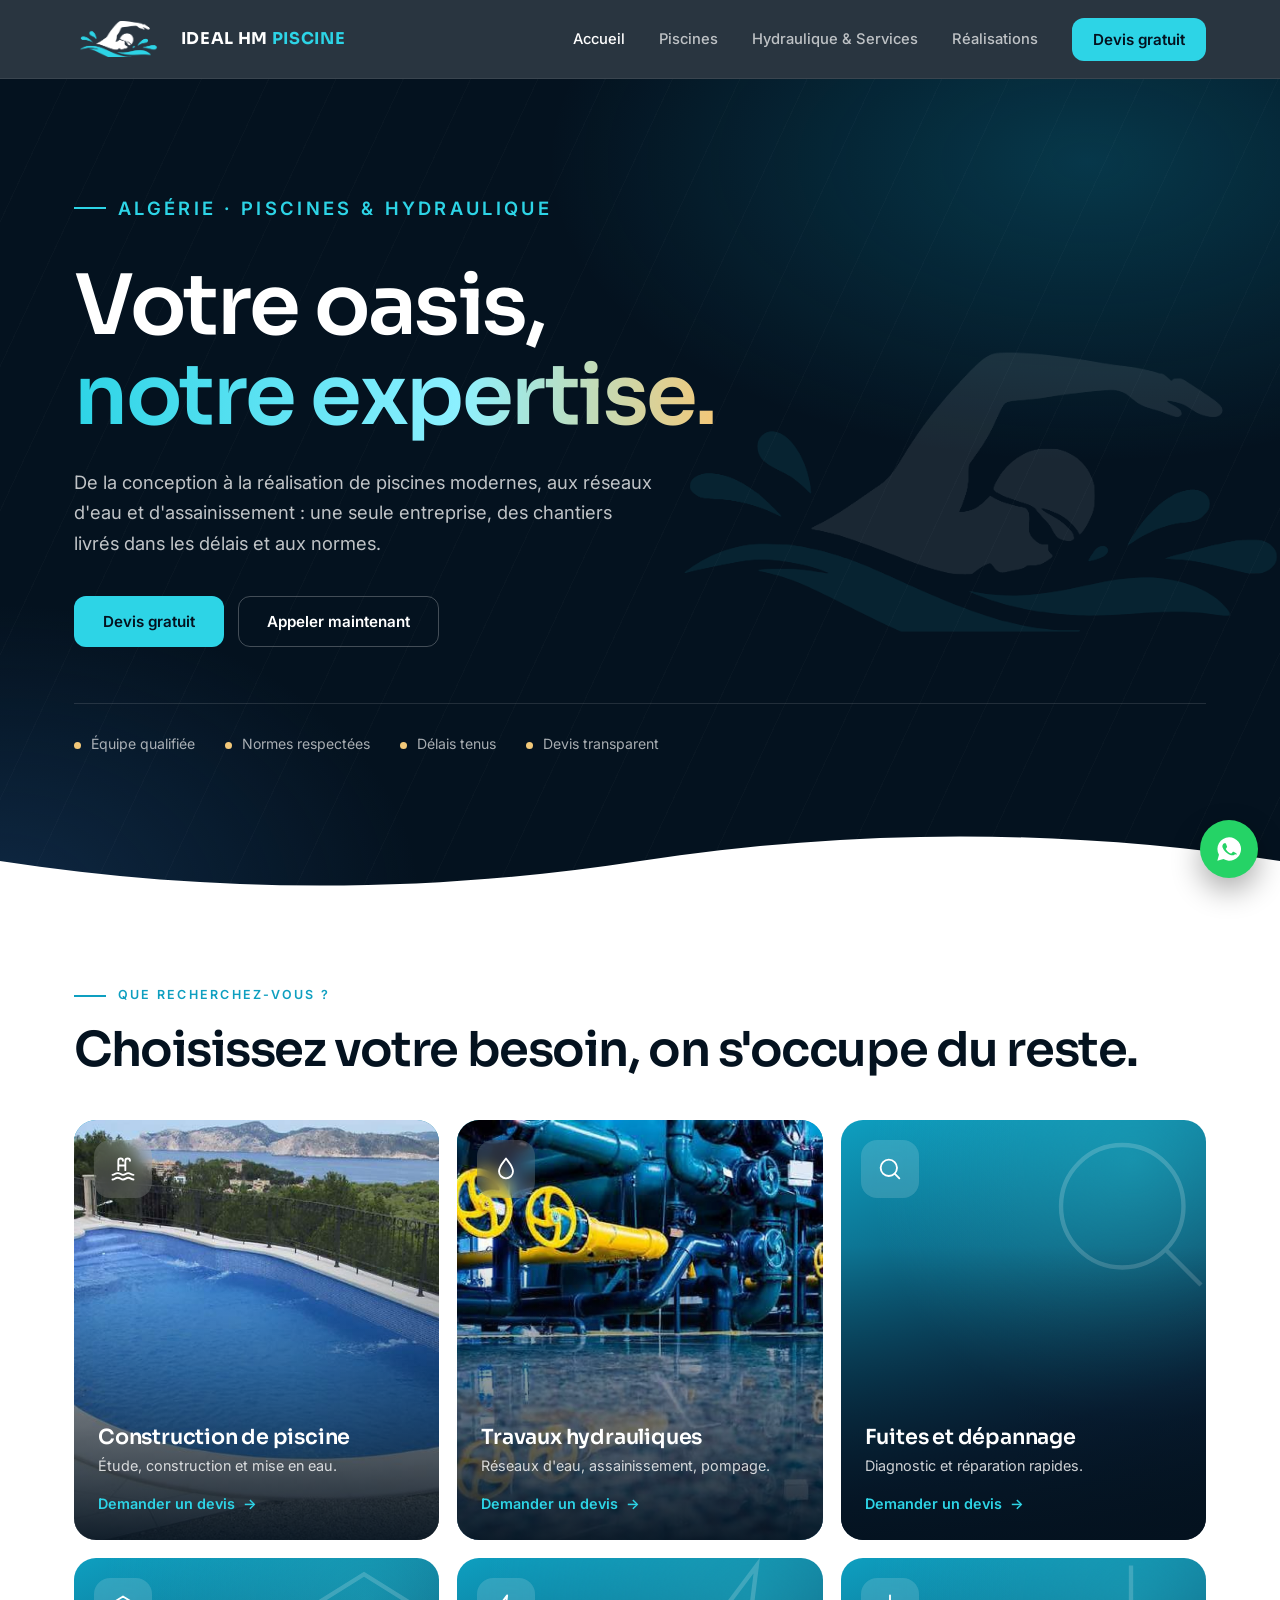
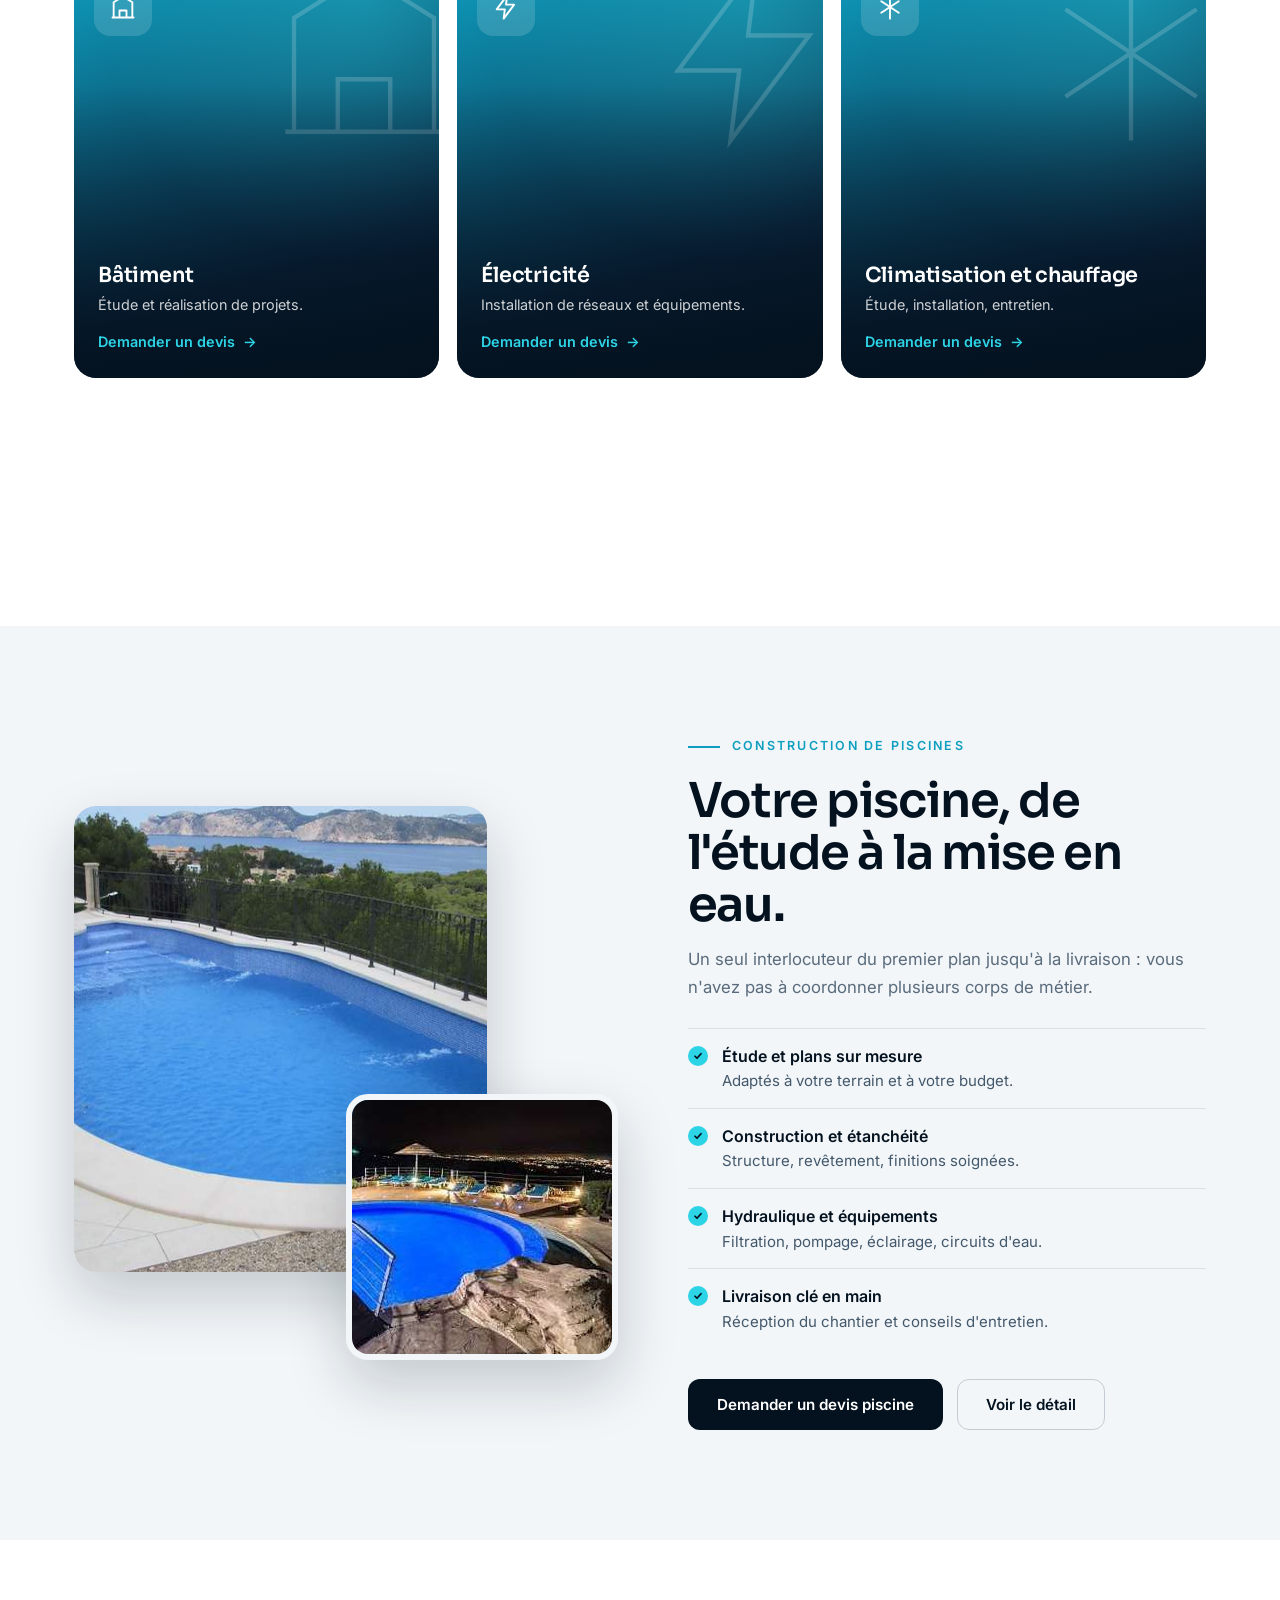
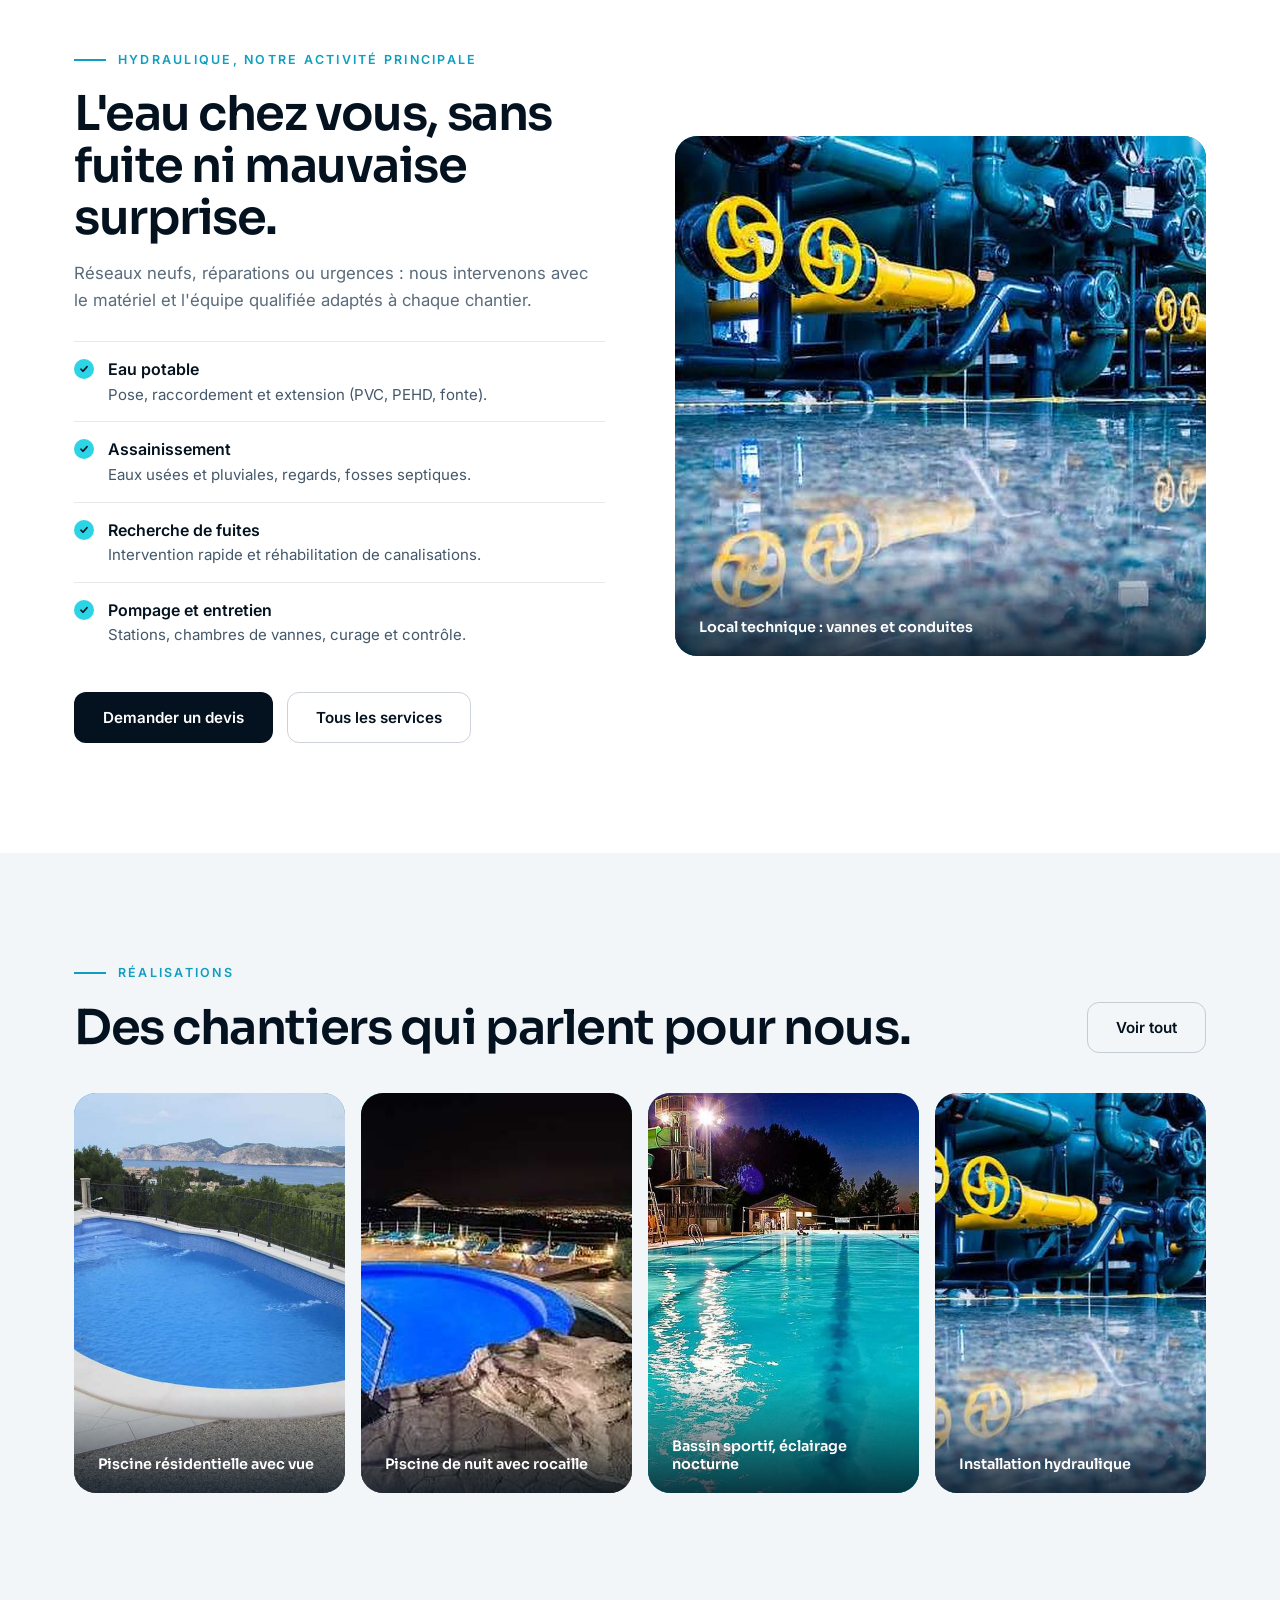
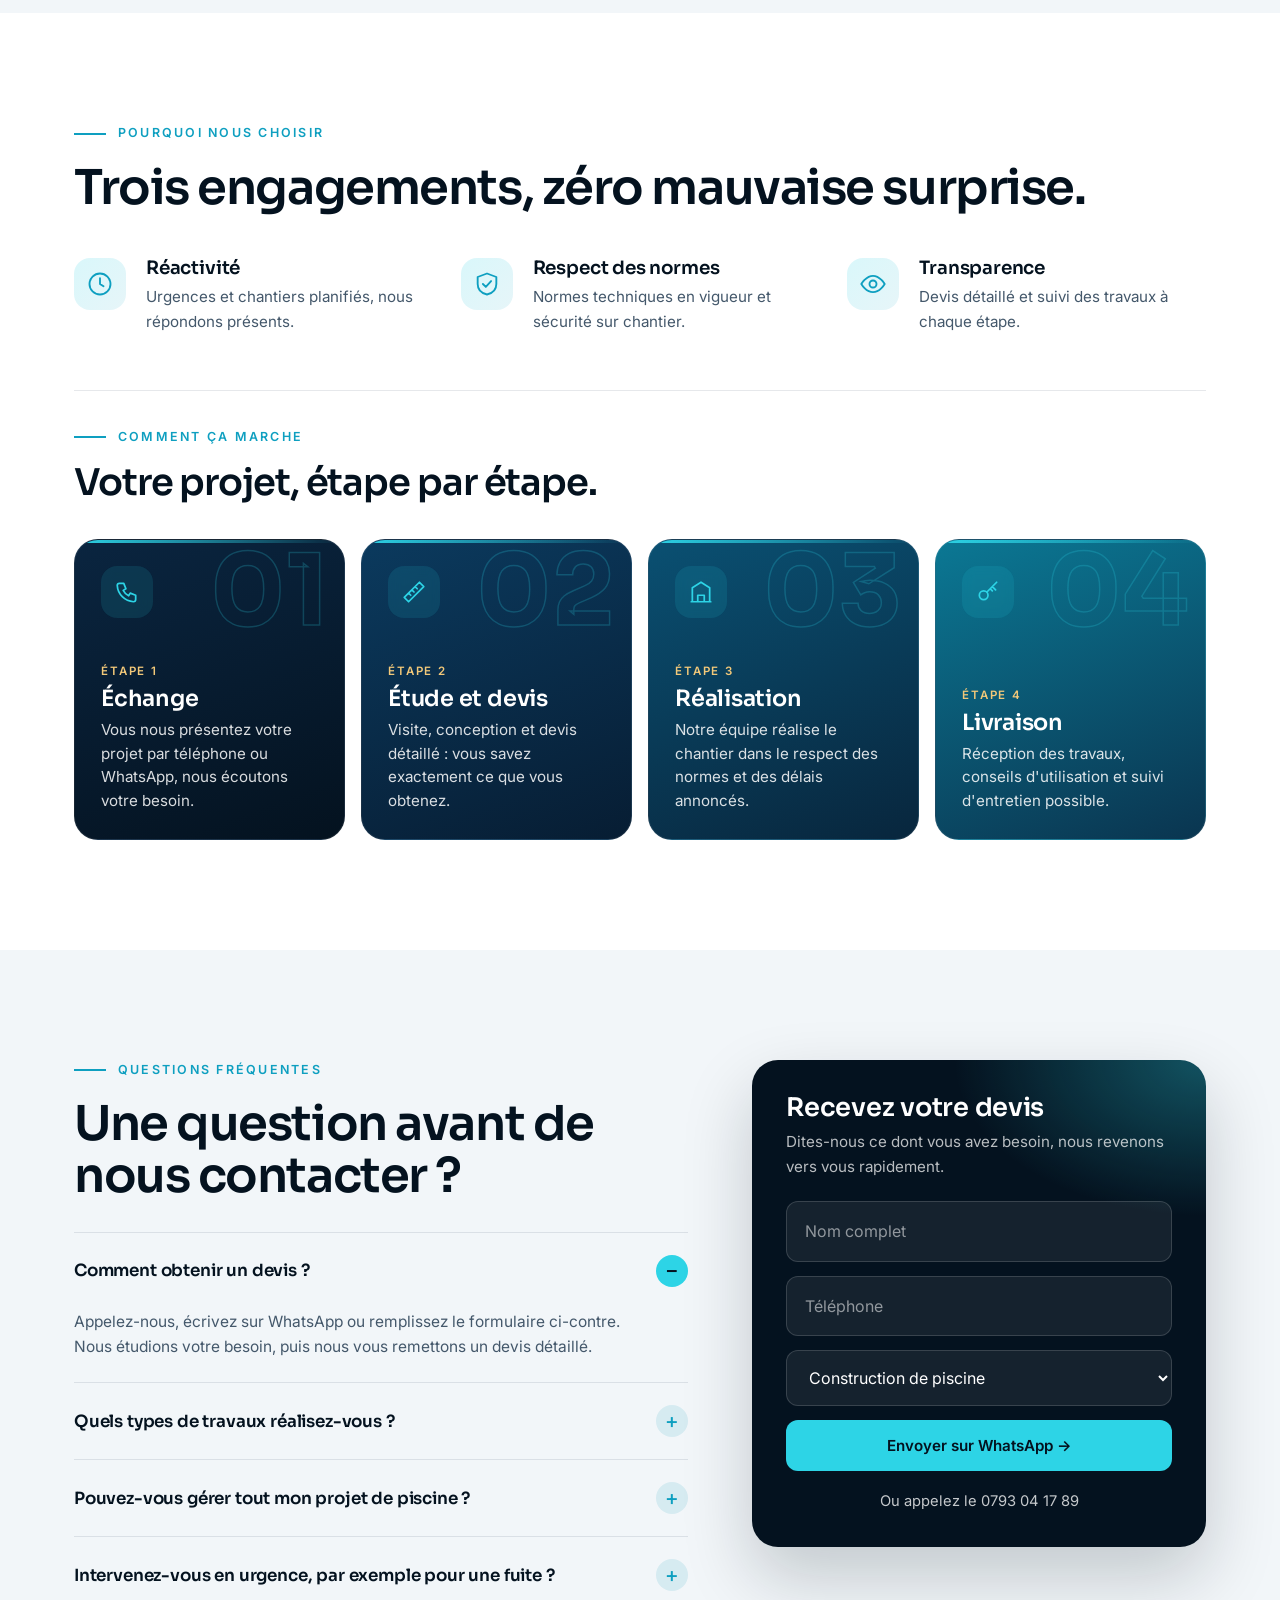
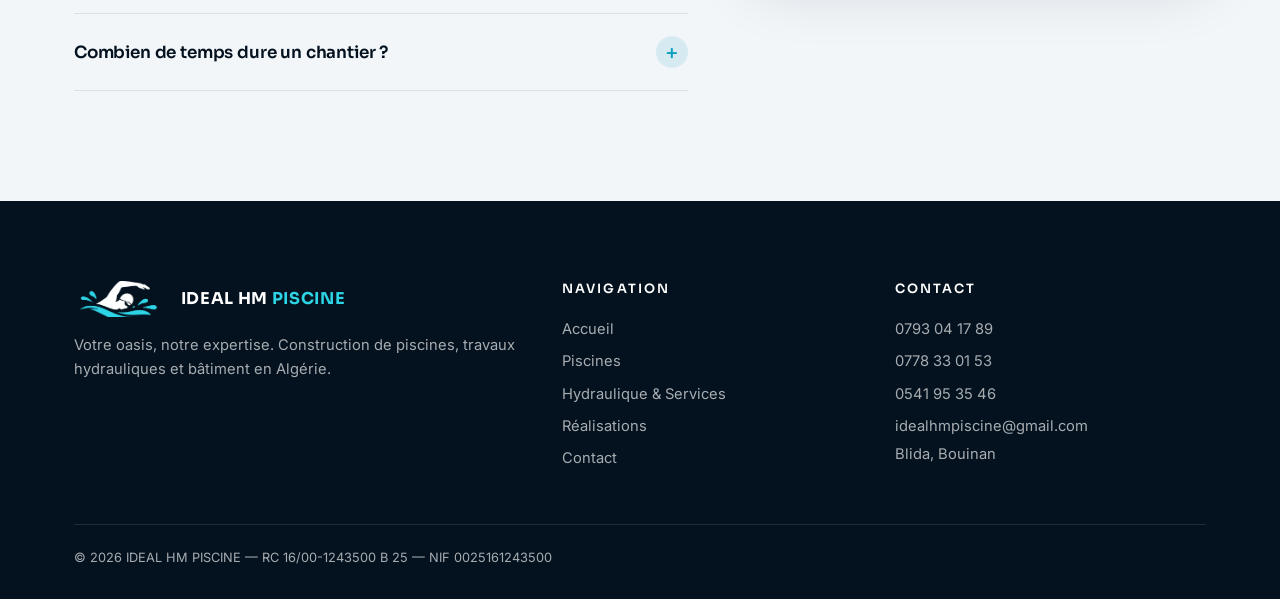
<file: index.html>
<!doctype html><html lang="fr"><head><meta charset="utf-8"><meta name="viewport" content="width=device-width,initial-scale=1">
<title>Construction de piscines & travaux hydrauliques en Algérie | Ideal HM Piscine</title><link rel="canonical" href="https://ideal-piscine.vercel.app/"><meta name="twitter:card" content="summary_large_image"><meta name="description" content="Ideal HM Piscine : construction de piscines, travaux hydrauliques, bâtiment, électricité et climatisation en Algérie. Devis gratuit.">
<meta property="og:title" content="Construction de piscines & travaux hydrauliques en Algérie | Ideal HM Piscine"><meta property="og:description" content="Ideal HM Piscine : construction de piscines, travaux hydrauliques, bâtiment, électricité et climatisation en Algérie. Devis gratuit."><meta property="og:image" content="https://ideal-piscine.vercel.app/assets/og.jpg">
<link rel="icon" href="/assets/mark-white.png"><link rel="preconnect" href="https://fonts.googleapis.com"><link rel="preconnect" href="https://fonts.gstatic.com" crossorigin>
<script>document.documentElement.className="js"</script><link href="https://fonts.googleapis.com/css2?family=Sora:wght@500;600;700&family=Inter:wght@400;500;600&display=swap" rel="stylesheet"><link rel="stylesheet" href="/assets/style.css"></head><body><svg width="0" height="0" style="position:absolute" aria-hidden="true"><symbol id="i-pool" viewBox="0 0 24 24"><path d="M3 17c2 0 2-1.5 4.5-1.5S10 17 12 17s2.500-1.500 4.500-1.500S19 17 21 17M3 21c2 0 2-1.5 4.500-1.500S10 21 12 21s2.500-1.500 4.500-1.500S19 21 21 21M8 13V5a2 2 0 0 1 4 0M14 13V5a2 2 0 0 1 4 0M8 9h6"/></symbol><symbol id="i-drop" viewBox="0 0 24 24"><path d="M12 3c3 4 6 7 6 11a6 6 0 0 1-12 0c0-4 3-7 6-11z"/></symbol><symbol id="i-build" viewBox="0 0 24 24"><path d="M4 21V8l8-5 8 5v13M9 21v-6h6v6M3 21h18"/></symbol><symbol id="i-bolt" viewBox="0 0 24 24"><path d="M13 2L4 14h7l-1 8 9-12h-7z"/></symbol><symbol id="i-snow" viewBox="0 0 24 24"><path d="M12 2v20M4.500 7l15 10M19.500 7l-15 10"/></symbol><symbol id="i-wrench" viewBox="0 0 24 24"><path d="M14.500 6.500a4 4 0 0 0-5 5L3 18l3 3 6.500-6.500a4 4 0 0 0 5-5L14.500 12 12 9.500z"/></symbol><symbol id="i-search" viewBox="0 0 24 24"><circle cx="11" cy="11" r="7"/><path d="M20 20l-4-4"/></symbol><symbol id="i-pipe" viewBox="0 0 24 24"><path d="M3 7h9a4 4 0 0 1 4 4v10M10 21h12M3 4v6"/></symbol><symbol id="i-ruler" viewBox="0 0 24 24"><path d="M3 17L17 3l4 4L7 21zM7 13l2 2M10 10l2 2M13 7l2 2"/></symbol><symbol id="i-shield" viewBox="0 0 24 24"><path d="M12 3l8 3v6c0 5-3.500 8-8 9-4.500-1-8-4-8-9V6zM8.500 12l2.500 2.500 4.500-5"/></symbol><symbol id="i-clock" viewBox="0 0 24 24"><circle cx="12" cy="12" r="9"/><path d="M12 7v5l3 2"/></symbol><symbol id="i-eye" viewBox="0 0 24 24"><path d="M2 12s4-7 10-7 10 7 10 7-4 7-10 7S2 12 2 12z"/><circle cx="12" cy="12" r="3"/></symbol><symbol id="i-hotel" viewBox="0 0 24 24"><path d="M4 21V5a1 1 0 0 1 1-1h9a1 1 0 0 1 1 1v16M15 10h4a1 1 0 0 1 1 1v10M3 21h18M8 8h3M8 12h3M8 16h3"/></symbol><symbol id="i-light" viewBox="0 0 24 24"><path d="M9 18h6M10 21h4M12 3a6 6 0 0 0-4 10.500c.7.700 1 1.500 1 2.500h6c0-1 .3-1.800 1-2.500A6 6 0 0 0 12 3z"/></symbol><symbol id="i-phone" viewBox="0 0 24 24"><path d="M5 4h4l2 5-2.500 1.500a11 11 0 0 0 5 5L15 13l5 2v4a2 2 0 0 1-2 2A16 16 0 0 1 3 6a2 2 0 0 1 2-2z"/></symbol><symbol id="i-key" viewBox="0 0 24 24"><circle cx="8" cy="15" r="4"/><path d="M11 12l9-9M16 7l3 3M14 9l2 2"/></symbol></svg><header><div class="wrap nav"><a href="/" class="brand"><img src="/assets/mark-white.png" alt="Ideal HM Piscine"><span class="wm">IDEAL HM <b>PISCINE</b></span></a><button class="burger" aria-label="Menu" aria-expanded="false">Menu</button><nav class="links"><a href="/" class="on">Accueil</a><a href="/piscines">Piscines</a><a href="/services">Hydraulique & Services</a><a href="/realisations">Réalisations</a><a href="/contact" class="btn btn-y">Devis gratuit</a></nav></div></header><main>
<script type="application/ld+json">{"@context":"https://schema.org","@type":"HomeAndConstructionBusiness","name":"IDEAL HM PISCINE","email":"idealhmpiscine@gmail.com","telephone":"+213793041789","address":{"@type":"PostalAddress","addressLocality":"Bouinan","addressRegion":"Blida","addressCountry":"DZ"}}</script>
<section class="hero"><div class="wrap"><p class="eyebrow" style="color:var(--yellow)">Algérie · Piscines & Hydraulique</p><h1>Votre oasis,<br><em>notre expertise.</em></h1><p>De la conception à la réalisation de piscines modernes, aux réseaux d'eau et d'assainissement : une seule entreprise, des chantiers livrés dans les délais et aux normes.</p><div class="cta"><a class="btn btn-y" href="/contact">Devis gratuit</a><a class="btn btn-o" href="tel:+213793041789">Appeler maintenant</a></div><div class="badges"><span>Équipe qualifiée</span><span>Normes respectées</span><span>Délais tenus</span><span>Devis transparent</span></div></div><svg class="wave" viewBox="0 0 1440 110" preserveAspectRatio="none"><path fill="#fff" d="M0 55c120 40 240 40 360 0s240-40 360 0 240 40 360 0 240-40 360 0V110H0z"/></svg></section><section class="tight"><div class="wrap"><p class="eyebrow">Que recherchez-vous ?</p><h2>Choisissez votre besoin, on s'occupe du reste.</h2><div class="tiles"><a class="tile rv big" href="/contact?s=Construction%20de%20piscine"><img src="/assets/work-1.jpg" alt="Construction de piscine" loading="lazy" onerror="this.remove()"><span class="ic"><svg><use href="#i-pool"/></svg></span><h3>Construction de piscine</h3><p>Étude, construction et mise en eau.</p><span class="more">Demander un devis <i>→</i></span></a><a class="tile rv " href="/contact?s=Travaux%20hydrauliques"><img src="/assets/work-4.jpg" alt="Travaux hydrauliques" loading="lazy" onerror="this.remove()"><span class="ic"><svg><use href="#i-drop"/></svg></span><h3>Travaux hydrauliques</h3><p>Réseaux d'eau, assainissement, pompage.</p><span class="more">Demander un devis <i>→</i></span></a><a class="tile rv " href="/contact?s=Fuites%20et%20d%C3%A9pannage"><svg class="bg"><use href="#i-search"/></svg><span class="ic"><svg><use href="#i-search"/></svg></span><h3>Fuites et dépannage</h3><p>Diagnostic et réparation rapides.</p><span class="more">Demander un devis <i>→</i></span></a><a class="tile rv " href="/contact?s=B%C3%A2timent"><svg class="bg"><use href="#i-build"/></svg><span class="ic"><svg><use href="#i-build"/></svg></span><h3>Bâtiment</h3><p>Étude et réalisation de projets.</p><span class="more">Demander un devis <i>→</i></span></a><a class="tile rv " href="/contact?s=%C3%89lectricit%C3%A9"><svg class="bg"><use href="#i-bolt"/></svg><span class="ic"><svg><use href="#i-bolt"/></svg></span><h3>Électricité</h3><p>Installation de réseaux et équipements.</p><span class="more">Demander un devis <i>→</i></span></a><a class="tile rv " href="/contact?s=Climatisation%20et%20chauffage"><svg class="bg"><use href="#i-snow"/></svg><span class="ic"><svg><use href="#i-snow"/></svg></span><h3>Climatisation et chauffage</h3><p>Étude, installation, entretien.</p><span class="more">Demander un devis <i>→</i></span></a></div><div class="urg rv"><div><h3>Fuite, panne, urgence ?</h3><p>Notre équipe intervient rapidement en Algérie.</p></div><a class="btn btn-b" href="tel:+213793041789">Appeler le 0793 04 17 89</a></div></div></section><section class="alt"><div class="wrap split"><div class="collage rv"><img class="c1" src="/assets/work-1.jpg" alt="Piscine réalisée" loading="lazy" onerror="this.remove()"><img class="c2" src="/assets/work-2.jpg" alt="Piscine de nuit" loading="lazy" onerror="this.remove()"></div><div class="rv"><p class="eyebrow">Construction de piscines</p><h2>Votre piscine, de l'étude à la mise en eau.</h2><p class="lead">Un seul interlocuteur du premier plan jusqu'à la livraison : vous n'avez pas à coordonner plusieurs corps de métier.</p><ul class="check"><li><b>Étude et plans sur mesure</b><span>Adaptés à votre terrain et à votre budget.</span></li><li><b>Construction et étanchéité</b><span>Structure, revêtement, finitions soignées.</span></li><li><b>Hydraulique et équipements</b><span>Filtration, pompage, éclairage, circuits d'eau.</span></li><li><b>Livraison clé en main</b><span>Réception du chantier et conseils d'entretien.</span></li></ul><div class="cta"><a class="btn btn-b" href="/contact?s=Construction%20de%20piscine">Demander un devis piscine</a><a class="btn btn-line" href="/piscines">Voir le détail</a></div></div></div></section><section><div class="wrap split rev"><div class="rv"><p class="eyebrow">Hydraulique, notre activité principale</p><h2>L'eau chez vous, sans fuite ni mauvaise surprise.</h2><p class="lead">Réseaux neufs, réparations ou urgences : nous intervenons avec le matériel et l'équipe qualifiée adaptés à chaque chantier.</p><ul class="check"><li><b>Eau potable</b><span>Pose, raccordement et extension (PVC, PEHD, fonte).</span></li><li><b>Assainissement</b><span>Eaux usées et pluviales, regards, fosses septiques.</span></li><li><b>Recherche de fuites</b><span>Intervention rapide et réhabilitation de canalisations.</span></li><li><b>Pompage et entretien</b><span>Stations, chambres de vannes, curage et contrôle.</span></li></ul><div class="cta"><a class="btn btn-b" href="/contact?s=Travaux%20hydrauliques">Demander un devis</a><a class="btn btn-line" href="/services">Tous les services</a></div></div><div class="ph tall rv"><img src="/assets/work-4.jpg" alt="Installation hydraulique" loading="lazy" onerror="this.remove()"><span>Local technique : vannes et conduites</span></div></div></section><section class="alt"><div class="wrap"><div class="head2"><div><p class="eyebrow">Réalisations</p><h2>Des chantiers qui parlent pour nous.</h2></div><a class="btn btn-line" href="/realisations">Voir tout</a></div><div class="rail"><div class="ph rv"><img src="/assets/work-1.jpg" alt="Piscine résidentielle avec vue" loading="lazy" onerror="this.remove()"><span>Piscine résidentielle avec vue</span></div><div class="ph rv"><img src="/assets/work-2.jpg" alt="Piscine de nuit avec rocaille" loading="lazy" onerror="this.remove()"><span>Piscine de nuit avec rocaille</span></div><div class="ph rv"><img src="/assets/work-3.jpg" alt="Bassin sportif, éclairage nocturne" loading="lazy" onerror="this.remove()"><span>Bassin sportif, éclairage nocturne</span></div><div class="ph rv"><img src="/assets/work-4.jpg" alt="Installation hydraulique" loading="lazy" onerror="this.remove()"><span>Installation hydraulique</span></div></div></div></section><section><div class="wrap"><p class="eyebrow">Pourquoi nous choisir</p><h2>Trois engagements, zéro mauvaise surprise.</h2><div class="trio"><div class="why"><span class="ic"><svg><use href="#i-clock"/></svg></span><div><h3>Réactivité</h3><p>Urgences et chantiers planifiés, nous répondons présents.</p></div></div><div class="why"><span class="ic"><svg><use href="#i-shield"/></svg></span><div><h3>Respect des normes</h3><p>Normes techniques en vigueur et sécurité sur chantier.</p></div></div><div class="why"><span class="ic"><svg><use href="#i-eye"/></svg></span><div><h3>Transparence</h3><p>Devis détaillé et suivi des travaux à chaque étape.</p></div></div></div><div class="flow rv"><p class="eyebrow">Comment ça marche</p><h2>Votre projet, étape par étape.</h2><p class="hint">Glissez pour découvrir les étapes</p><div class="sw"><div class="sc" data-n="01"><span class="si"><svg><use href="#i-phone"/></svg></span><div><small>Étape 1</small><h3>Échange</h3><p>Vous nous présentez votre projet par téléphone ou WhatsApp, nous écoutons votre besoin.</p></div></div><div class="sc" data-n="02"><span class="si"><svg><use href="#i-ruler"/></svg></span><div><small>Étape 2</small><h3>Étude et devis</h3><p>Visite, conception et devis détaillé : vous savez exactement ce que vous obtenez.</p></div></div><div class="sc" data-n="03"><span class="si"><svg><use href="#i-build"/></svg></span><div><small>Étape 3</small><h3>Réalisation</h3><p>Notre équipe réalise le chantier dans le respect des normes et des délais annoncés.</p></div></div><div class="sc" data-n="04"><span class="si"><svg><use href="#i-key"/></svg></span><div><small>Étape 4</small><h3>Livraison</h3><p>Réception des travaux, conseils d'utilisation et suivi d'entretien possible.</p></div></div><a class="sc cta" href="/contact"><span class="si"><svg><use href="#i-pool"/></svg></span><div><h3>Prêt à démarrer ?</h3><p>Demandez votre devis gratuit, nous revenons vers vous rapidement.</p></div><span class="btn btn-b">Demander un devis →</span></a></div><div class="prog"><i></i><i></i><i></i><i></i><i></i></div></div></div></section><section class="alt"><div class="wrap"><div class="faqgrid"><div class="rv"><p class="eyebrow">Questions fréquentes</p><h2>Une question avant de nous contacter ?</h2><div class="faq"><details open><summary>Comment obtenir un devis ?</summary><p>Appelez-nous, écrivez sur WhatsApp ou remplissez le formulaire ci-contre. Nous étudions votre besoin, puis nous vous remettons un devis détaillé.</p></details><details><summary>Quels types de travaux réalisez-vous ?</summary><p>La construction de piscines et les travaux hydrauliques (eau potable, assainissement, fuites, pompage), ainsi que le bâtiment, l'électricité, la climatisation, le chauffage et l'entretien.</p></details><details><summary>Pouvez-vous gérer tout mon projet de piscine ?</summary><p>Oui. Nous intervenons de l'étude à la livraison, avec un seul interlocuteur : conception, construction, hydraulique et équipements.</p></details><details><summary>Intervenez-vous en urgence, par exemple pour une fuite ?</summary><p>La réactivité est l'un de nos engagements. Appelez-nous directement pour une urgence : nous organisons l'intervention au plus vite.</p></details><details><summary>Combien de temps dure un chantier ?</summary><p>Cela dépend du projet (type de travaux, taille, terrain). Le calendrier est précisé dans votre devis avant le début des travaux.</p></details></div></div>
<div class="qf rv"><h3>Recevez votre devis</h3><p>Dites-nous ce dont vous avez besoin, nous revenons vers vous rapidement.</p>
<form id="devis"><input name="nom" placeholder="Nom complet" required autocomplete="name"><input name="tel" type="tel" placeholder="Téléphone" required autocomplete="tel"><select name="service" aria-label="Service"><option>Construction de piscine</option><option>Travaux hydrauliques</option><option>Recherche de fuites / dépannage</option><option>Bâtiment</option><option>Électricité</option><option>Climatisation et chauffage</option><option>Entretien</option></select><button class="btn btn-y" type="submit" style="justify-content:center">Envoyer sur WhatsApp →</button></form>
<a class="qcall" href="tel:+213793041789">Ou appelez le 0793 04 17 89</a></div></div></div><script type="application/ld+json">{"@context": "https://schema.org", "@type": "FAQPage", "mainEntity": [{"@type": "Question", "name": "Comment obtenir un devis ?", "acceptedAnswer": {"@type": "Answer", "text": "Appelez-nous, écrivez sur WhatsApp ou remplissez le formulaire ci-contre. Nous étudions votre besoin, puis nous vous remettons un devis détaillé."}}, {"@type": "Question", "name": "Quels types de travaux réalisez-vous ?", "acceptedAnswer": {"@type": "Answer", "text": "La construction de piscines et les travaux hydrauliques (eau potable, assainissement, fuites, pompage), ainsi que le bâtiment, l'électricité, la climatisation, le chauffage et l'entretien."}}, {"@type": "Question", "name": "Pouvez-vous gérer tout mon projet de piscine ?", "acceptedAnswer": {"@type": "Answer", "text": "Oui. Nous intervenons de l'étude à la livraison, avec un seul interlocuteur : conception, construction, hydraulique et équipements."}}, {"@type": "Question", "name": "Intervenez-vous en urgence, par exemple pour une fuite ?", "acceptedAnswer": {"@type": "Answer", "text": "La réactivité est l'un de nos engagements. Appelez-nous directement pour une urgence : nous organisons l'intervention au plus vite."}}, {"@type": "Question", "name": "Combien de temps dure un chantier ?", "acceptedAnswer": {"@type": "Answer", "text": "Cela dépend du projet (type de travaux, taille, terrain). Le calendrier est précisé dans votre devis avant le début des travaux."}}]}</script></section>

</main><footer><div class="wrap"><div class="grid"><div><a href="/" class="brand" style="margin-bottom:16px"><img src="/assets/mark-white.png" alt=""><span class="wm">IDEAL HM <b>PISCINE</b></span></a><p>Votre oasis, notre expertise. Construction de piscines, travaux hydrauliques et bâtiment en Algérie.</p></div><div><h4>Navigation</h4><a href="/">Accueil</a><a href="/piscines">Piscines</a><a href="/services">Hydraulique & Services</a><a href="/realisations">Réalisations</a><a href="/contact">Contact</a></div><div><h4>Contact</h4><a href="tel:+213793041789">0793 04 17 89</a><a href="tel:+213778330153">0778 33 01 53</a><a href="tel:+213541953546">0541 95 35 46</a><a href="mailto:idealhmpiscine@gmail.com">idealhmpiscine@gmail.com</a><span>Blida, Bouinan</span></div></div><div class="copy">© 2026 IDEAL HM PISCINE — RC 16/00-1243500 B 25 — NIF 0025161243500</div></div></footer><a class="wa" href="https://wa.me/213793041789?text=Bonjour, je souhaite un devis." target="_blank" rel="noopener" aria-label="WhatsApp"><svg width="28" height="28" viewBox="0 0 24 24" fill="#fff"><path d="M12 2a10 10 0 0 0-8.6 15L2 22l5.2-1.4A10 10 0 1 0 12 2zm5.2 14.2c-.2.6-1.3 1.2-1.8 1.2-.5.1-1 .2-3.3-.7-2.8-1.2-4.6-4-4.7-4.2-.1-.2-1.1-1.500-1.100-2.800s.7-2 1-2.300c.2-.3.6-.3.8-.3h.6c.2 0 .5-.1.7.5l.9 2.200c.1.200.1.400 0 .600l-.4.600-.4.500c-.2.200-.3.400-.1.700.2.300.8 1.300 1.700 2.100 1.100 1 2.100 1.300 2.400 1.500.3.100.5.100.7-.1l1-1.200c.2-.3.4-.2.7-.1l2 1c.3.1.5.2.5.4.1.100.1.700-.1 1.300z"/></svg></a><div class="mbar"><a href="tel:+213793041789">Appeler</a><a class="p" href="/contact">Devis gratuit</a></div><script src="/assets/script.js"></script></body></html>
</file>
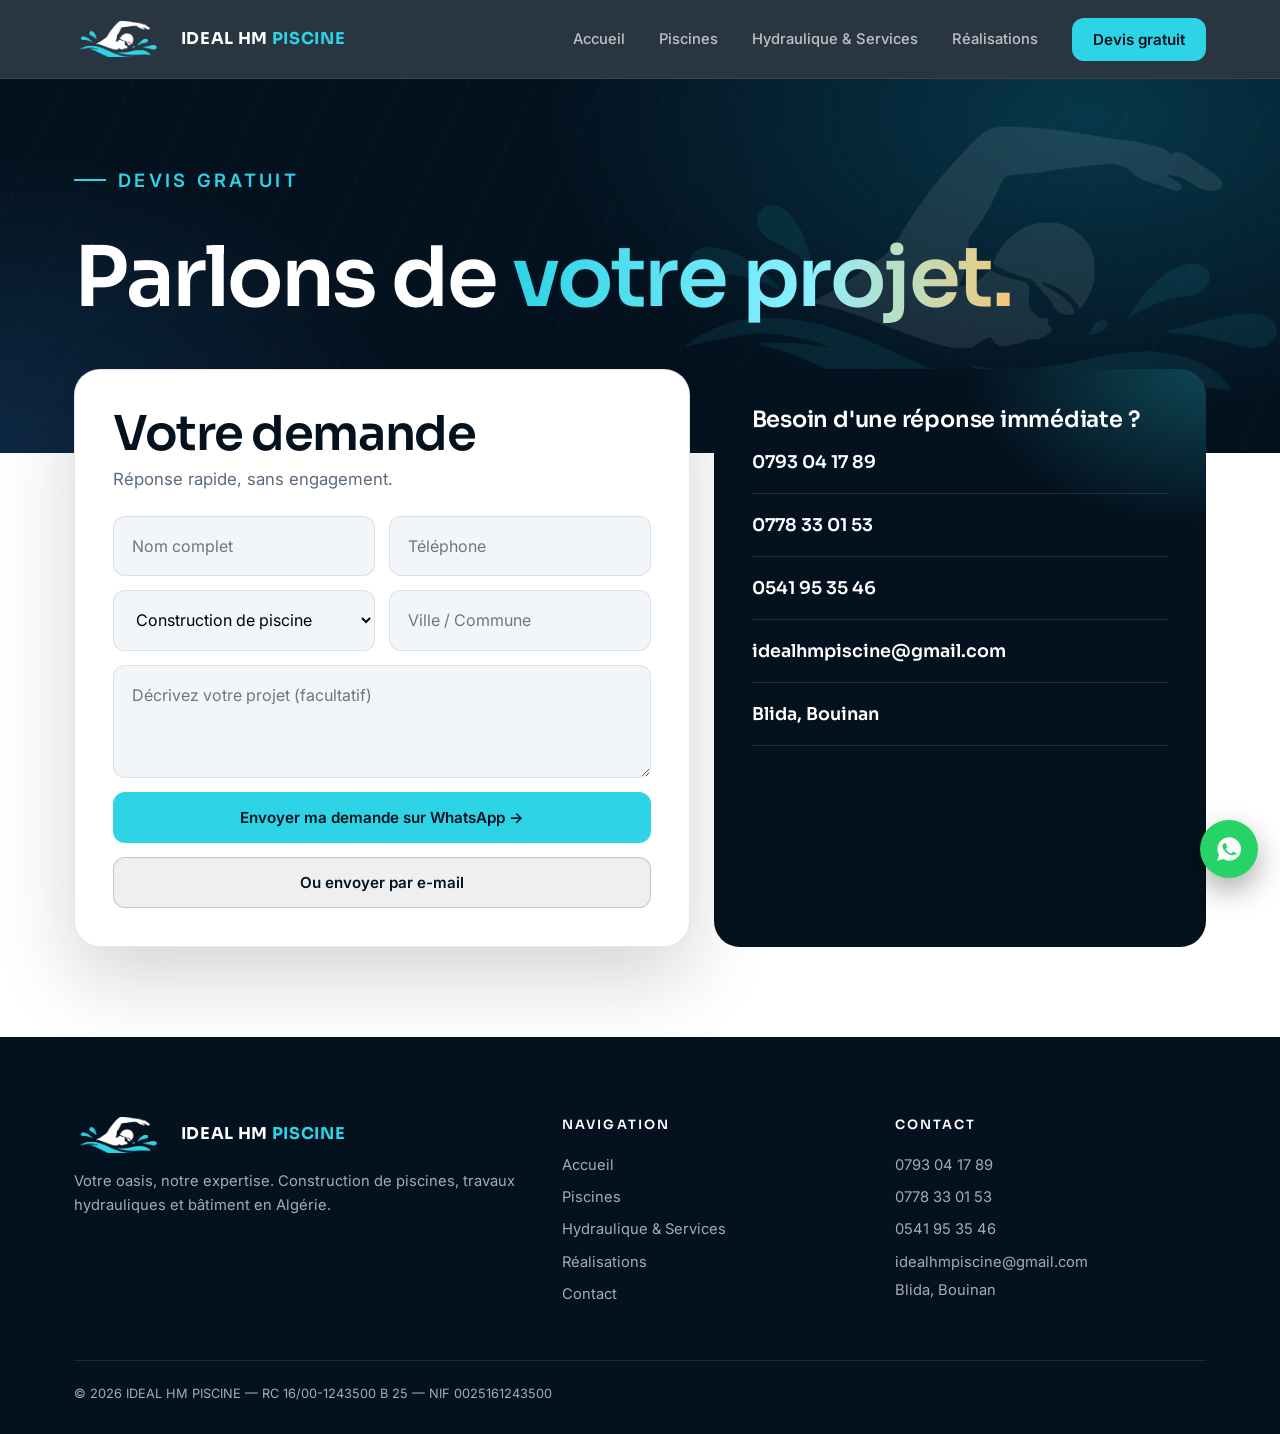
<file: contact.html>
<!doctype html><html lang="fr"><head><meta charset="utf-8"><meta name="viewport" content="width=device-width,initial-scale=1">
<title>Contact & devis gratuit | Ideal HM Piscine</title><link rel="canonical" href="https://ideal-piscine.vercel.app/contact"><meta name="twitter:card" content="summary_large_image"><meta name="description" content="Contactez Ideal HM Piscine à Bouinan, Blida : devis gratuit pour piscine, hydraulique, bâtiment.">
<meta property="og:title" content="Contact & devis gratuit | Ideal HM Piscine"><meta property="og:description" content="Contactez Ideal HM Piscine à Bouinan, Blida : devis gratuit pour piscine, hydraulique, bâtiment."><meta property="og:image" content="https://ideal-piscine.vercel.app/assets/og.jpg">
<link rel="icon" href="/assets/mark-white.png"><link rel="preconnect" href="https://fonts.googleapis.com"><link rel="preconnect" href="https://fonts.gstatic.com" crossorigin>
<script>document.documentElement.className="js"</script><link href="https://fonts.googleapis.com/css2?family=Sora:wght@500;600;700&family=Inter:wght@400;500;600&display=swap" rel="stylesheet"><link rel="stylesheet" href="/assets/style.css"></head><body><svg width="0" height="0" style="position:absolute" aria-hidden="true"><symbol id="i-pool" viewBox="0 0 24 24"><path d="M3 17c2 0 2-1.5 4.5-1.5S10 17 12 17s2.500-1.500 4.500-1.500S19 17 21 17M3 21c2 0 2-1.5 4.500-1.500S10 21 12 21s2.500-1.500 4.500-1.500S19 21 21 21M8 13V5a2 2 0 0 1 4 0M14 13V5a2 2 0 0 1 4 0M8 9h6"/></symbol><symbol id="i-drop" viewBox="0 0 24 24"><path d="M12 3c3 4 6 7 6 11a6 6 0 0 1-12 0c0-4 3-7 6-11z"/></symbol><symbol id="i-build" viewBox="0 0 24 24"><path d="M4 21V8l8-5 8 5v13M9 21v-6h6v6M3 21h18"/></symbol><symbol id="i-bolt" viewBox="0 0 24 24"><path d="M13 2L4 14h7l-1 8 9-12h-7z"/></symbol><symbol id="i-snow" viewBox="0 0 24 24"><path d="M12 2v20M4.500 7l15 10M19.500 7l-15 10"/></symbol><symbol id="i-wrench" viewBox="0 0 24 24"><path d="M14.500 6.500a4 4 0 0 0-5 5L3 18l3 3 6.500-6.500a4 4 0 0 0 5-5L14.500 12 12 9.500z"/></symbol><symbol id="i-search" viewBox="0 0 24 24"><circle cx="11" cy="11" r="7"/><path d="M20 20l-4-4"/></symbol><symbol id="i-pipe" viewBox="0 0 24 24"><path d="M3 7h9a4 4 0 0 1 4 4v10M10 21h12M3 4v6"/></symbol><symbol id="i-ruler" viewBox="0 0 24 24"><path d="M3 17L17 3l4 4L7 21zM7 13l2 2M10 10l2 2M13 7l2 2"/></symbol><symbol id="i-shield" viewBox="0 0 24 24"><path d="M12 3l8 3v6c0 5-3.500 8-8 9-4.500-1-8-4-8-9V6zM8.500 12l2.500 2.500 4.500-5"/></symbol><symbol id="i-clock" viewBox="0 0 24 24"><circle cx="12" cy="12" r="9"/><path d="M12 7v5l3 2"/></symbol><symbol id="i-eye" viewBox="0 0 24 24"><path d="M2 12s4-7 10-7 10 7 10 7-4 7-10 7S2 12 2 12z"/><circle cx="12" cy="12" r="3"/></symbol><symbol id="i-hotel" viewBox="0 0 24 24"><path d="M4 21V5a1 1 0 0 1 1-1h9a1 1 0 0 1 1 1v16M15 10h4a1 1 0 0 1 1 1v10M3 21h18M8 8h3M8 12h3M8 16h3"/></symbol><symbol id="i-light" viewBox="0 0 24 24"><path d="M9 18h6M10 21h4M12 3a6 6 0 0 0-4 10.500c.7.700 1 1.500 1 2.500h6c0-1 .3-1.800 1-2.500A6 6 0 0 0 12 3z"/></symbol><symbol id="i-phone" viewBox="0 0 24 24"><path d="M5 4h4l2 5-2.500 1.500a11 11 0 0 0 5 5L15 13l5 2v4a2 2 0 0 1-2 2A16 16 0 0 1 3 6a2 2 0 0 1 2-2z"/></symbol><symbol id="i-key" viewBox="0 0 24 24"><circle cx="8" cy="15" r="4"/><path d="M11 12l9-9M16 7l3 3M14 9l2 2"/></symbol></svg><header><div class="wrap nav"><a href="/" class="brand"><img src="/assets/mark-white.png" alt="Ideal HM Piscine"><span class="wm">IDEAL HM <b>PISCINE</b></span></a><button class="burger" aria-label="Menu" aria-expanded="false">Menu</button><nav class="links"><a href="/">Accueil</a><a href="/piscines">Piscines</a><a href="/services">Hydraulique & Services</a><a href="/realisations">Réalisations</a><a href="/contact" class="btn btn-y">Devis gratuit</a></nav></div></header><main><section class="hero xs"><div class="wrap"><p class="eyebrow" style="color:var(--yellow)">Devis gratuit</p><h1>Parlons de <em>votre projet.</em></h1></div></section><section class="pull"><div class="wrap split2"><div class="formcard rv in"><h2>Votre demande</h2><p class="lead" style="margin:6px 0 22px">Réponse rapide, sans engagement.</p><form id="devis"><div class="row2"><input name="nom" placeholder="Nom complet" required><input name="tel" type="tel" placeholder="Téléphone" required></div><div class="row2"><select name="service"><option>Construction de piscine</option><option>Travaux hydrauliques</option><option>Recherche de fuites / dépannage</option><option>Bâtiment</option><option>Électricité</option><option>Climatisation et chauffage</option><option>Entretien</option></select><input name="ville" placeholder="Ville / Commune"></div><textarea name="msg" rows="3" placeholder="Décrivez votre projet (facultatif)"></textarea><button class="btn btn-y" type="submit" style="justify-content:center">Envoyer ma demande sur WhatsApp →</button><button class="btn btn-line" type="button" id="mailbtn" style="justify-content:center">Ou envoyer par e-mail</button></form></div><aside class="side rv in"><h3>Besoin d'une réponse immédiate ?</h3><div class="info"><a href="tel:+213793041789">0793 04 17 89</a><a href="tel:+213778330153">0778 33 01 53</a><a href="tel:+213541953546">0541 95 35 46</a><a href="mailto:idealhmpiscine@gmail.com">idealhmpiscine@gmail.com</a><a href="https://maps.google.com/?q=Bouinan+Blida">Blida, Bouinan</a></div></aside></div></section></main><footer><div class="wrap"><div class="grid"><div><a href="/" class="brand" style="margin-bottom:16px"><img src="/assets/mark-white.png" alt=""><span class="wm">IDEAL HM <b>PISCINE</b></span></a><p>Votre oasis, notre expertise. Construction de piscines, travaux hydrauliques et bâtiment en Algérie.</p></div><div><h4>Navigation</h4><a href="/">Accueil</a><a href="/piscines">Piscines</a><a href="/services">Hydraulique & Services</a><a href="/realisations">Réalisations</a><a href="/contact">Contact</a></div><div><h4>Contact</h4><a href="tel:+213793041789">0793 04 17 89</a><a href="tel:+213778330153">0778 33 01 53</a><a href="tel:+213541953546">0541 95 35 46</a><a href="mailto:idealhmpiscine@gmail.com">idealhmpiscine@gmail.com</a><span>Blida, Bouinan</span></div></div><div class="copy">© 2026 IDEAL HM PISCINE — RC 16/00-1243500 B 25 — NIF 0025161243500</div></div></footer><a class="wa" href="https://wa.me/213793041789?text=Bonjour, je souhaite un devis." target="_blank" rel="noopener" aria-label="WhatsApp"><svg width="28" height="28" viewBox="0 0 24 24" fill="#fff"><path d="M12 2a10 10 0 0 0-8.6 15L2 22l5.2-1.4A10 10 0 1 0 12 2zm5.2 14.2c-.2.6-1.3 1.2-1.8 1.2-.5.1-1 .2-3.3-.7-2.8-1.2-4.6-4-4.7-4.2-.1-.2-1.1-1.500-1.100-2.800s.7-2 1-2.300c.2-.3.6-.3.8-.3h.6c.2 0 .5-.1.7.5l.9 2.200c.1.200.1.400 0 .600l-.4.600-.4.500c-.2.200-.3.400-.1.700.2.300.8 1.300 1.700 2.100 1.100 1 2.100 1.300 2.400 1.500.3.100.5.100.7-.1l1-1.200c.2-.3.4-.2.7-.1l2 1c.3.1.5.2.5.4.1.100.1.700-.1 1.300z"/></svg></a><div class="mbar"><a href="tel:+213793041789">Appeler</a><a class="p" href="/contact">Devis gratuit</a></div><script src="/assets/script.js"></script></body></html>
</file>
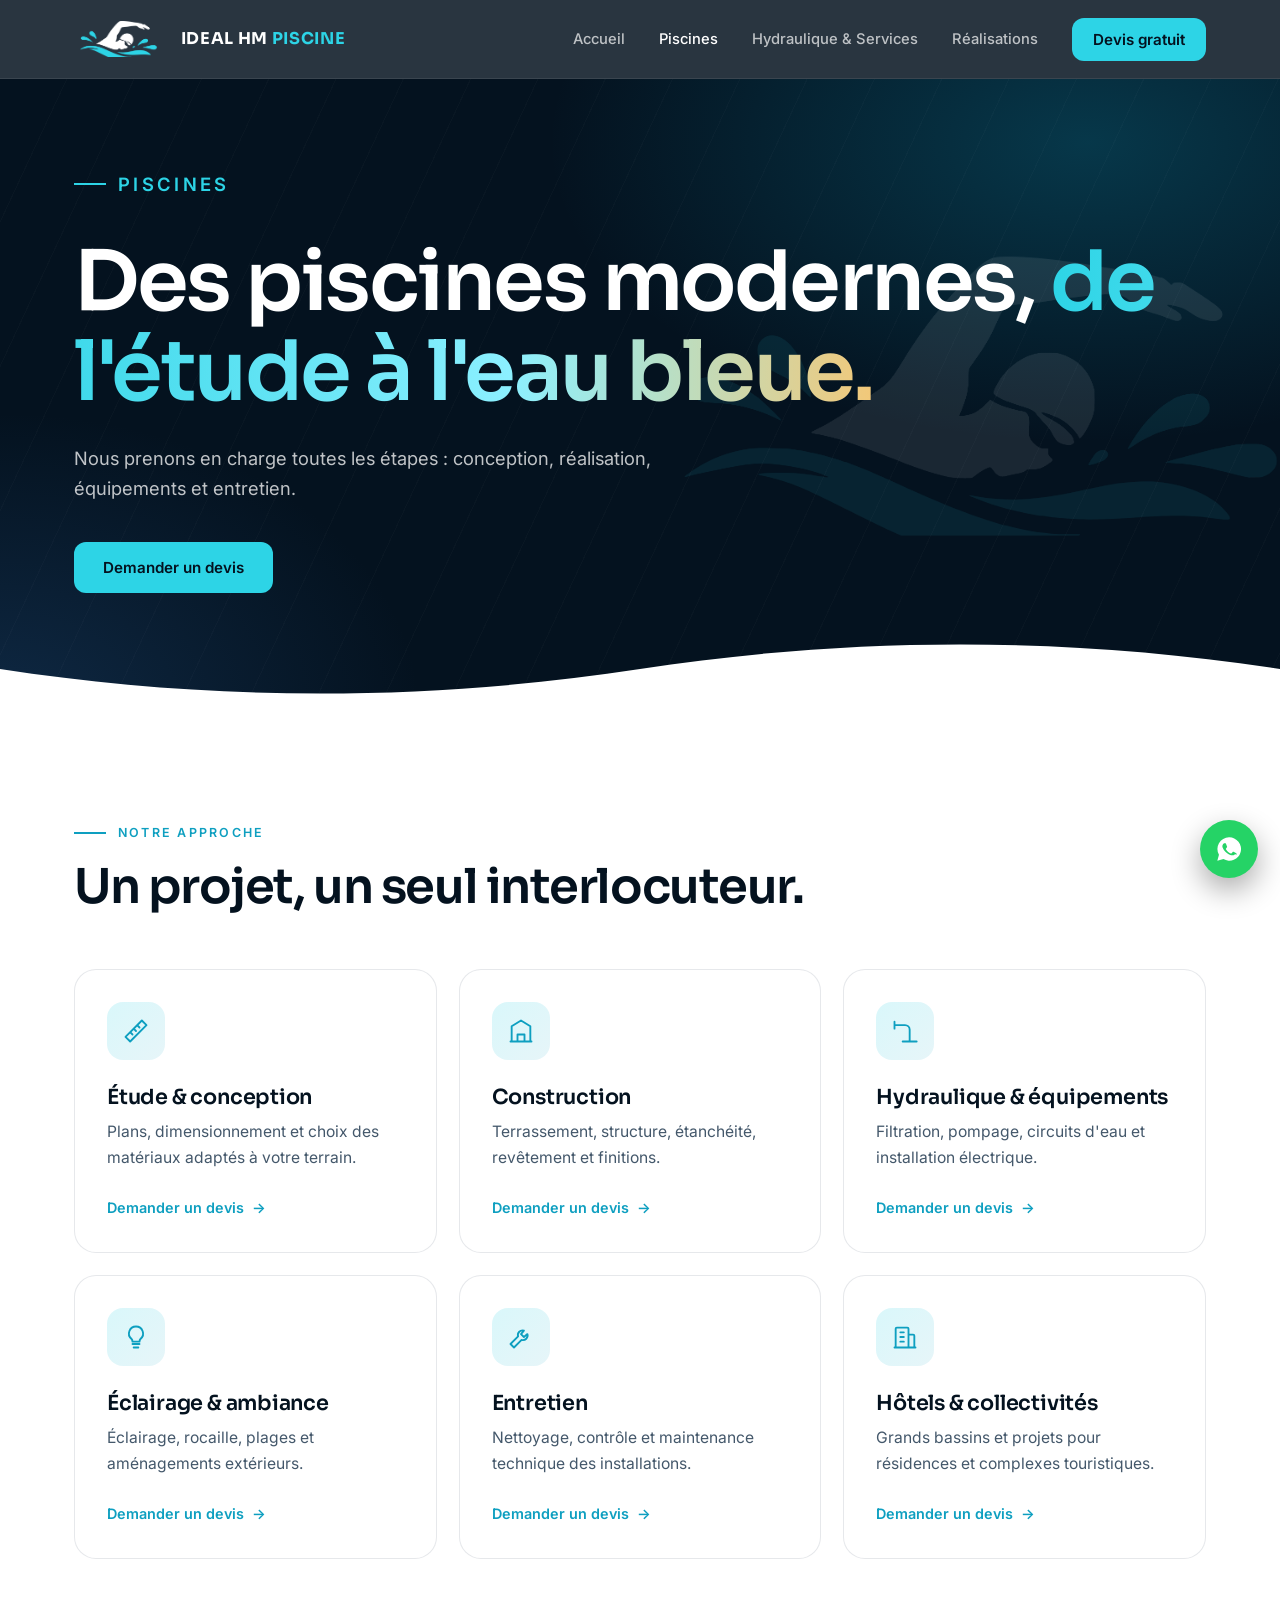
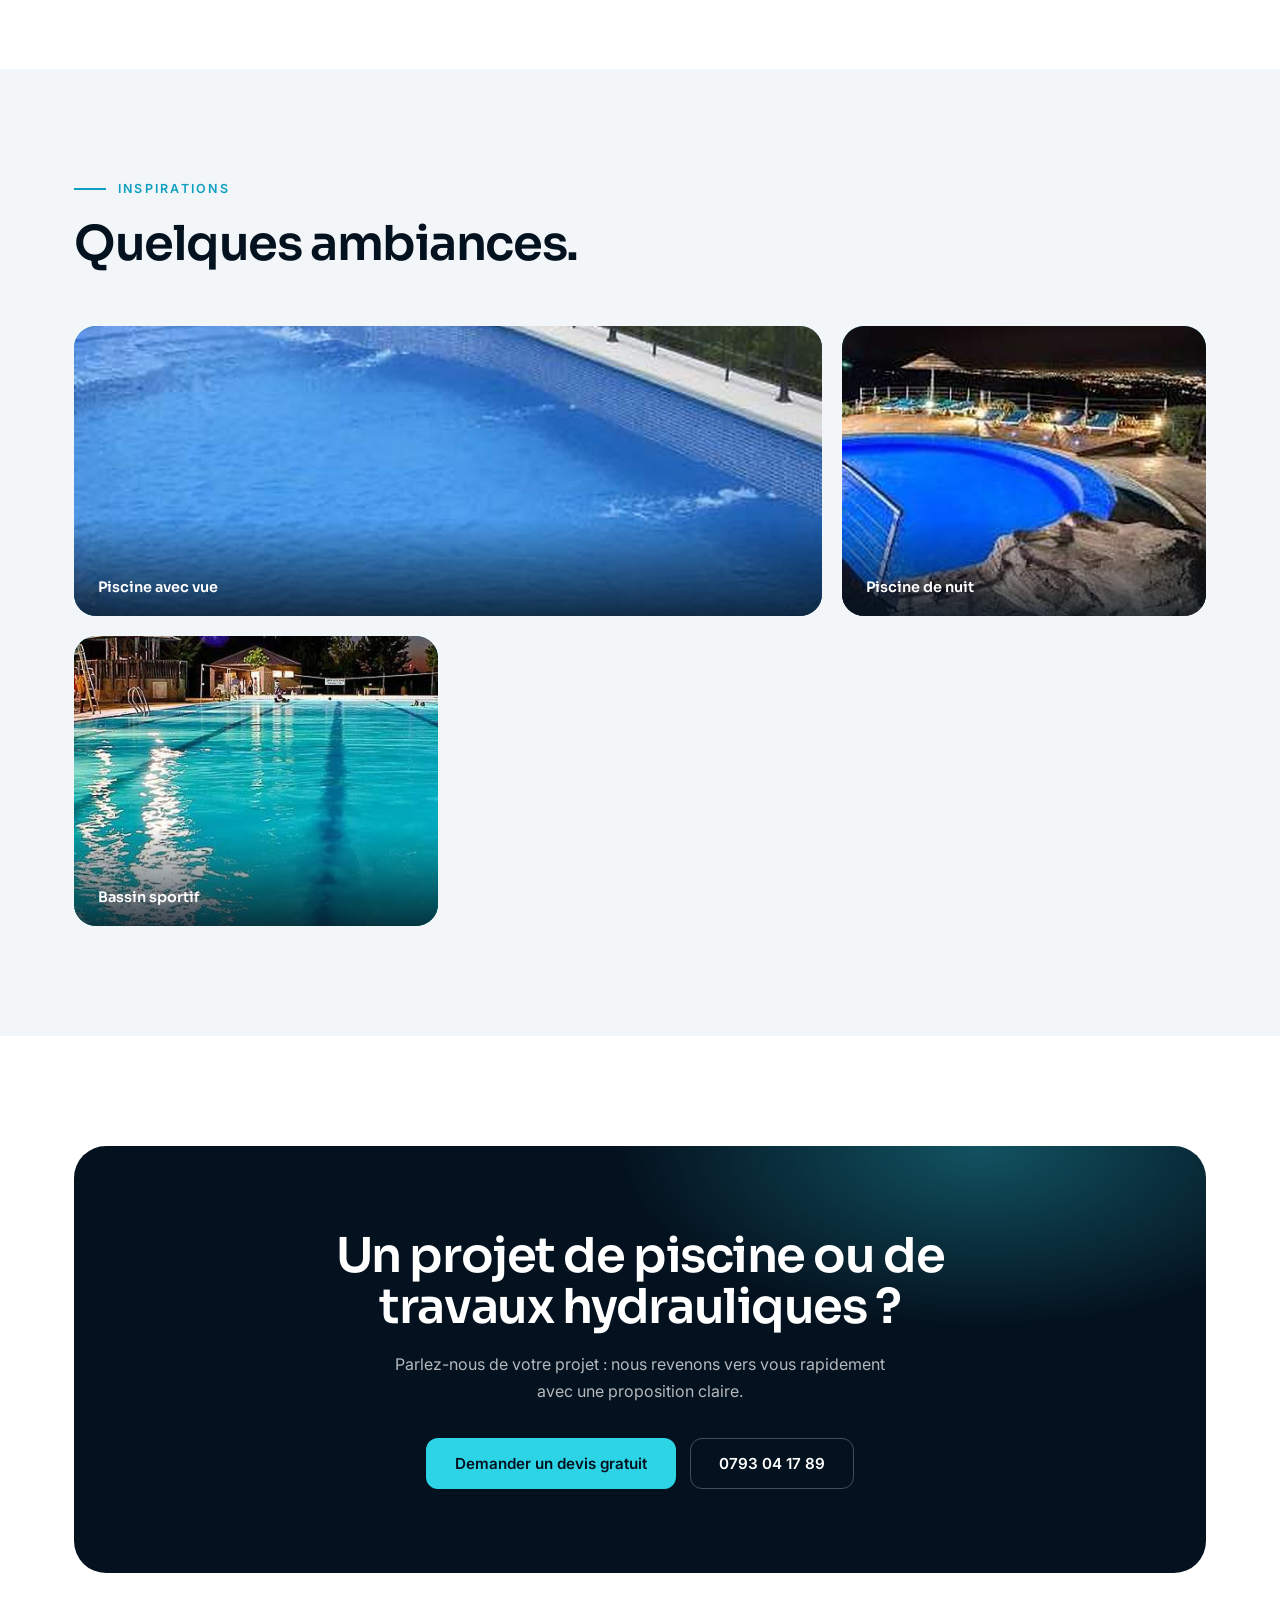
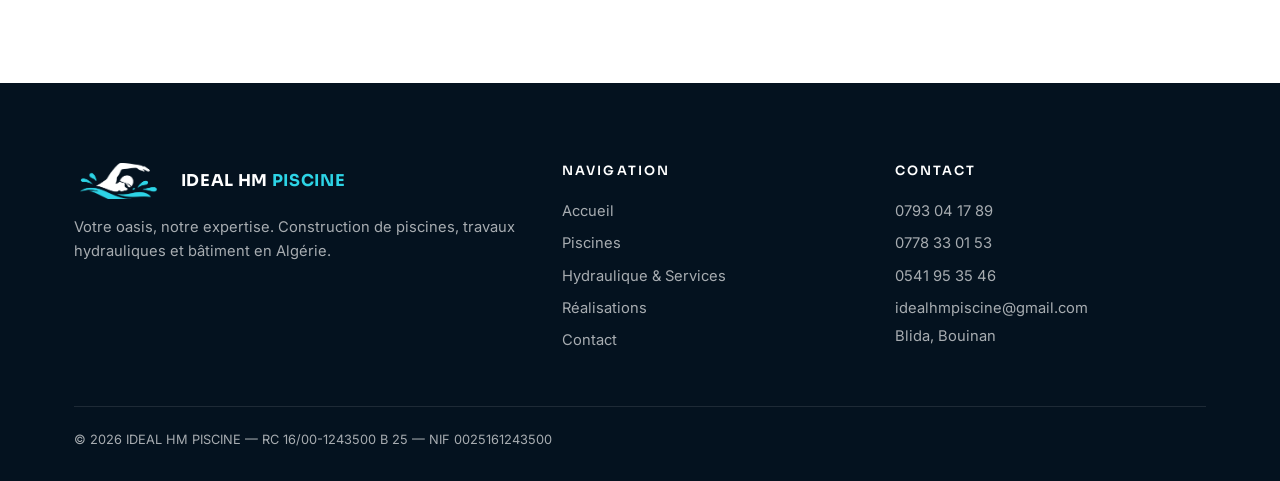
<file: piscines.html>
<!doctype html><html lang="fr"><head><meta charset="utf-8"><meta name="viewport" content="width=device-width,initial-scale=1">
<title>Construction de piscines en Algérie | Ideal HM Piscine</title><link rel="canonical" href="https://ideal-piscine.vercel.app/piscines"><meta name="twitter:card" content="summary_large_image"><meta name="description" content="Étude, conception et construction de piscines modernes en Algérie : résidentielles, hôtelières et collectives. Ideal HM Piscine.">
<meta property="og:title" content="Construction de piscines en Algérie | Ideal HM Piscine"><meta property="og:description" content="Étude, conception et construction de piscines modernes en Algérie : résidentielles, hôtelières et collectives. Ideal HM Piscine."><meta property="og:image" content="https://ideal-piscine.vercel.app/assets/og.jpg">
<link rel="icon" href="/assets/mark-white.png"><link rel="preconnect" href="https://fonts.googleapis.com"><link rel="preconnect" href="https://fonts.gstatic.com" crossorigin>
<script>document.documentElement.className="js"</script><link href="https://fonts.googleapis.com/css2?family=Sora:wght@500;600;700&family=Inter:wght@400;500;600&display=swap" rel="stylesheet"><link rel="stylesheet" href="/assets/style.css"></head><body><svg width="0" height="0" style="position:absolute" aria-hidden="true"><symbol id="i-pool" viewBox="0 0 24 24"><path d="M3 17c2 0 2-1.5 4.5-1.5S10 17 12 17s2.500-1.500 4.500-1.500S19 17 21 17M3 21c2 0 2-1.5 4.500-1.500S10 21 12 21s2.500-1.500 4.500-1.500S19 21 21 21M8 13V5a2 2 0 0 1 4 0M14 13V5a2 2 0 0 1 4 0M8 9h6"/></symbol><symbol id="i-drop" viewBox="0 0 24 24"><path d="M12 3c3 4 6 7 6 11a6 6 0 0 1-12 0c0-4 3-7 6-11z"/></symbol><symbol id="i-build" viewBox="0 0 24 24"><path d="M4 21V8l8-5 8 5v13M9 21v-6h6v6M3 21h18"/></symbol><symbol id="i-bolt" viewBox="0 0 24 24"><path d="M13 2L4 14h7l-1 8 9-12h-7z"/></symbol><symbol id="i-snow" viewBox="0 0 24 24"><path d="M12 2v20M4.500 7l15 10M19.500 7l-15 10"/></symbol><symbol id="i-wrench" viewBox="0 0 24 24"><path d="M14.500 6.500a4 4 0 0 0-5 5L3 18l3 3 6.500-6.500a4 4 0 0 0 5-5L14.500 12 12 9.500z"/></symbol><symbol id="i-search" viewBox="0 0 24 24"><circle cx="11" cy="11" r="7"/><path d="M20 20l-4-4"/></symbol><symbol id="i-pipe" viewBox="0 0 24 24"><path d="M3 7h9a4 4 0 0 1 4 4v10M10 21h12M3 4v6"/></symbol><symbol id="i-ruler" viewBox="0 0 24 24"><path d="M3 17L17 3l4 4L7 21zM7 13l2 2M10 10l2 2M13 7l2 2"/></symbol><symbol id="i-shield" viewBox="0 0 24 24"><path d="M12 3l8 3v6c0 5-3.500 8-8 9-4.500-1-8-4-8-9V6zM8.500 12l2.500 2.500 4.500-5"/></symbol><symbol id="i-clock" viewBox="0 0 24 24"><circle cx="12" cy="12" r="9"/><path d="M12 7v5l3 2"/></symbol><symbol id="i-eye" viewBox="0 0 24 24"><path d="M2 12s4-7 10-7 10 7 10 7-4 7-10 7S2 12 2 12z"/><circle cx="12" cy="12" r="3"/></symbol><symbol id="i-hotel" viewBox="0 0 24 24"><path d="M4 21V5a1 1 0 0 1 1-1h9a1 1 0 0 1 1 1v16M15 10h4a1 1 0 0 1 1 1v10M3 21h18M8 8h3M8 12h3M8 16h3"/></symbol><symbol id="i-light" viewBox="0 0 24 24"><path d="M9 18h6M10 21h4M12 3a6 6 0 0 0-4 10.500c.7.700 1 1.500 1 2.500h6c0-1 .3-1.800 1-2.500A6 6 0 0 0 12 3z"/></symbol><symbol id="i-phone" viewBox="0 0 24 24"><path d="M5 4h4l2 5-2.500 1.500a11 11 0 0 0 5 5L15 13l5 2v4a2 2 0 0 1-2 2A16 16 0 0 1 3 6a2 2 0 0 1 2-2z"/></symbol><symbol id="i-key" viewBox="0 0 24 24"><circle cx="8" cy="15" r="4"/><path d="M11 12l9-9M16 7l3 3M14 9l2 2"/></symbol></svg><header><div class="wrap nav"><a href="/" class="brand"><img src="/assets/mark-white.png" alt="Ideal HM Piscine"><span class="wm">IDEAL HM <b>PISCINE</b></span></a><button class="burger" aria-label="Menu" aria-expanded="false">Menu</button><nav class="links"><a href="/">Accueil</a><a href="/piscines" class="on">Piscines</a><a href="/services">Hydraulique & Services</a><a href="/realisations">Réalisations</a><a href="/contact" class="btn btn-y">Devis gratuit</a></nav></div></header><main>
<section class="hero sm"><div class="wrap"><p class="eyebrow" style="color:var(--yellow)">Piscines</p><h1>Des piscines modernes, <em>de l'étude à l'eau bleue.</em></h1><p>Nous prenons en charge toutes les étapes : conception, réalisation, équipements et entretien.</p><a class="btn btn-y" href="/contact">Demander un devis</a></div><svg class="wave" viewBox="0 0 1440 110" preserveAspectRatio="none"><path fill="#fff" d="M0 55c120 40 240 40 360 0s240-40 360 0 240 40 360 0 240-40 360 0V110H0z"/></svg></section>
<section><div class="wrap"><p class="eyebrow">Notre approche</p><h2>Un projet, un seul interlocuteur.</h2><div class="grid g3">
<a class="card rv" href="/contact?s=%C3%89tude%20%26%20conception"><span class="ic"><svg><use href="#i-ruler"/></svg></span><h3>Étude & conception</h3><p>Plans, dimensionnement et choix des matériaux adaptés à votre terrain.</p><span class="more">Demander un devis <i>→</i></span></a>
<a class="card rv" href="/contact?s=Construction"><span class="ic"><svg><use href="#i-build"/></svg></span><h3>Construction</h3><p>Terrassement, structure, étanchéité, revêtement et finitions.</p><span class="more">Demander un devis <i>→</i></span></a>
<a class="card rv" href="/contact?s=Hydraulique%20%26%20%C3%A9quipements"><span class="ic"><svg><use href="#i-pipe"/></svg></span><h3>Hydraulique & équipements</h3><p>Filtration, pompage, circuits d'eau et installation électrique.</p><span class="more">Demander un devis <i>→</i></span></a>
<a class="card rv" href="/contact?s=%C3%89clairage%20%26%20ambiance"><span class="ic"><svg><use href="#i-light"/></svg></span><h3>Éclairage & ambiance</h3><p>Éclairage, rocaille, plages et aménagements extérieurs.</p><span class="more">Demander un devis <i>→</i></span></a>
<a class="card rv" href="/contact?s=Entretien"><span class="ic"><svg><use href="#i-wrench"/></svg></span><h3>Entretien</h3><p>Nettoyage, contrôle et maintenance technique des installations.</p><span class="more">Demander un devis <i>→</i></span></a>
<a class="card rv" href="/contact?s=H%C3%B4tels%20%26%20collectivit%C3%A9s"><span class="ic"><svg><use href="#i-hotel"/></svg></span><h3>Hôtels & collectivités</h3><p>Grands bassins et projets pour résidences et complexes touristiques.</p><span class="more">Demander un devis <i>→</i></span></a></div></div></section>
<section class="alt"><div class="wrap"><p class="eyebrow">Inspirations</p><h2>Quelques ambiances.</h2><div class="gal"><div class="ph rv"><img src="/assets/work-1.jpg" alt="Piscine avec vue" loading="lazy" onerror="this.remove()"><span>Piscine avec vue</span></div><div class="ph rv"><img src="/assets/work-2.jpg" alt="Piscine de nuit" loading="lazy" onerror="this.remove()"><span>Piscine de nuit</span></div><div class="ph rv"><img src="/assets/work-3.jpg" alt="Bassin sportif" loading="lazy" onerror="this.remove()"><span>Bassin sportif</span></div></div></div></section>
<section><div class="wrap"><div class="band rv"><h2>Un projet de piscine ou de travaux hydrauliques ?</h2><p>Parlez-nous de votre projet : nous revenons vers vous rapidement avec une proposition claire.</p><div class="cta" style="justify-content:center"><a class="btn btn-y" href="/contact">Demander un devis gratuit</a><a class="btn btn-o" href="tel:+213793041789">0793 04 17 89</a></div></div></div></section>

</main><footer><div class="wrap"><div class="grid"><div><a href="/" class="brand" style="margin-bottom:16px"><img src="/assets/mark-white.png" alt=""><span class="wm">IDEAL HM <b>PISCINE</b></span></a><p>Votre oasis, notre expertise. Construction de piscines, travaux hydrauliques et bâtiment en Algérie.</p></div><div><h4>Navigation</h4><a href="/">Accueil</a><a href="/piscines">Piscines</a><a href="/services">Hydraulique & Services</a><a href="/realisations">Réalisations</a><a href="/contact">Contact</a></div><div><h4>Contact</h4><a href="tel:+213793041789">0793 04 17 89</a><a href="tel:+213778330153">0778 33 01 53</a><a href="tel:+213541953546">0541 95 35 46</a><a href="mailto:idealhmpiscine@gmail.com">idealhmpiscine@gmail.com</a><span>Blida, Bouinan</span></div></div><div class="copy">© 2026 IDEAL HM PISCINE — RC 16/00-1243500 B 25 — NIF 0025161243500</div></div></footer><a class="wa" href="https://wa.me/213793041789?text=Bonjour, je souhaite un devis." target="_blank" rel="noopener" aria-label="WhatsApp"><svg width="28" height="28" viewBox="0 0 24 24" fill="#fff"><path d="M12 2a10 10 0 0 0-8.6 15L2 22l5.2-1.4A10 10 0 1 0 12 2zm5.2 14.2c-.2.6-1.3 1.2-1.8 1.2-.5.1-1 .2-3.3-.7-2.8-1.2-4.6-4-4.7-4.2-.1-.2-1.1-1.500-1.100-2.800s.7-2 1-2.300c.2-.3.6-.3.8-.3h.6c.2 0 .5-.1.7.5l.9 2.200c.1.200.1.400 0 .600l-.4.600-.4.500c-.2.200-.3.400-.1.700.2.300.8 1.300 1.700 2.100 1.100 1 2.100 1.300 2.400 1.500.3.100.5.100.7-.1l1-1.200c.2-.3.4-.2.7-.1l2 1c.3.1.5.2.5.4.1.100.1.700-.1 1.300z"/></svg></a><div class="mbar"><a href="tel:+213793041789">Appeler</a><a class="p" href="/contact">Devis gratuit</a></div><script src="/assets/script.js"></script></body></html>
</file>
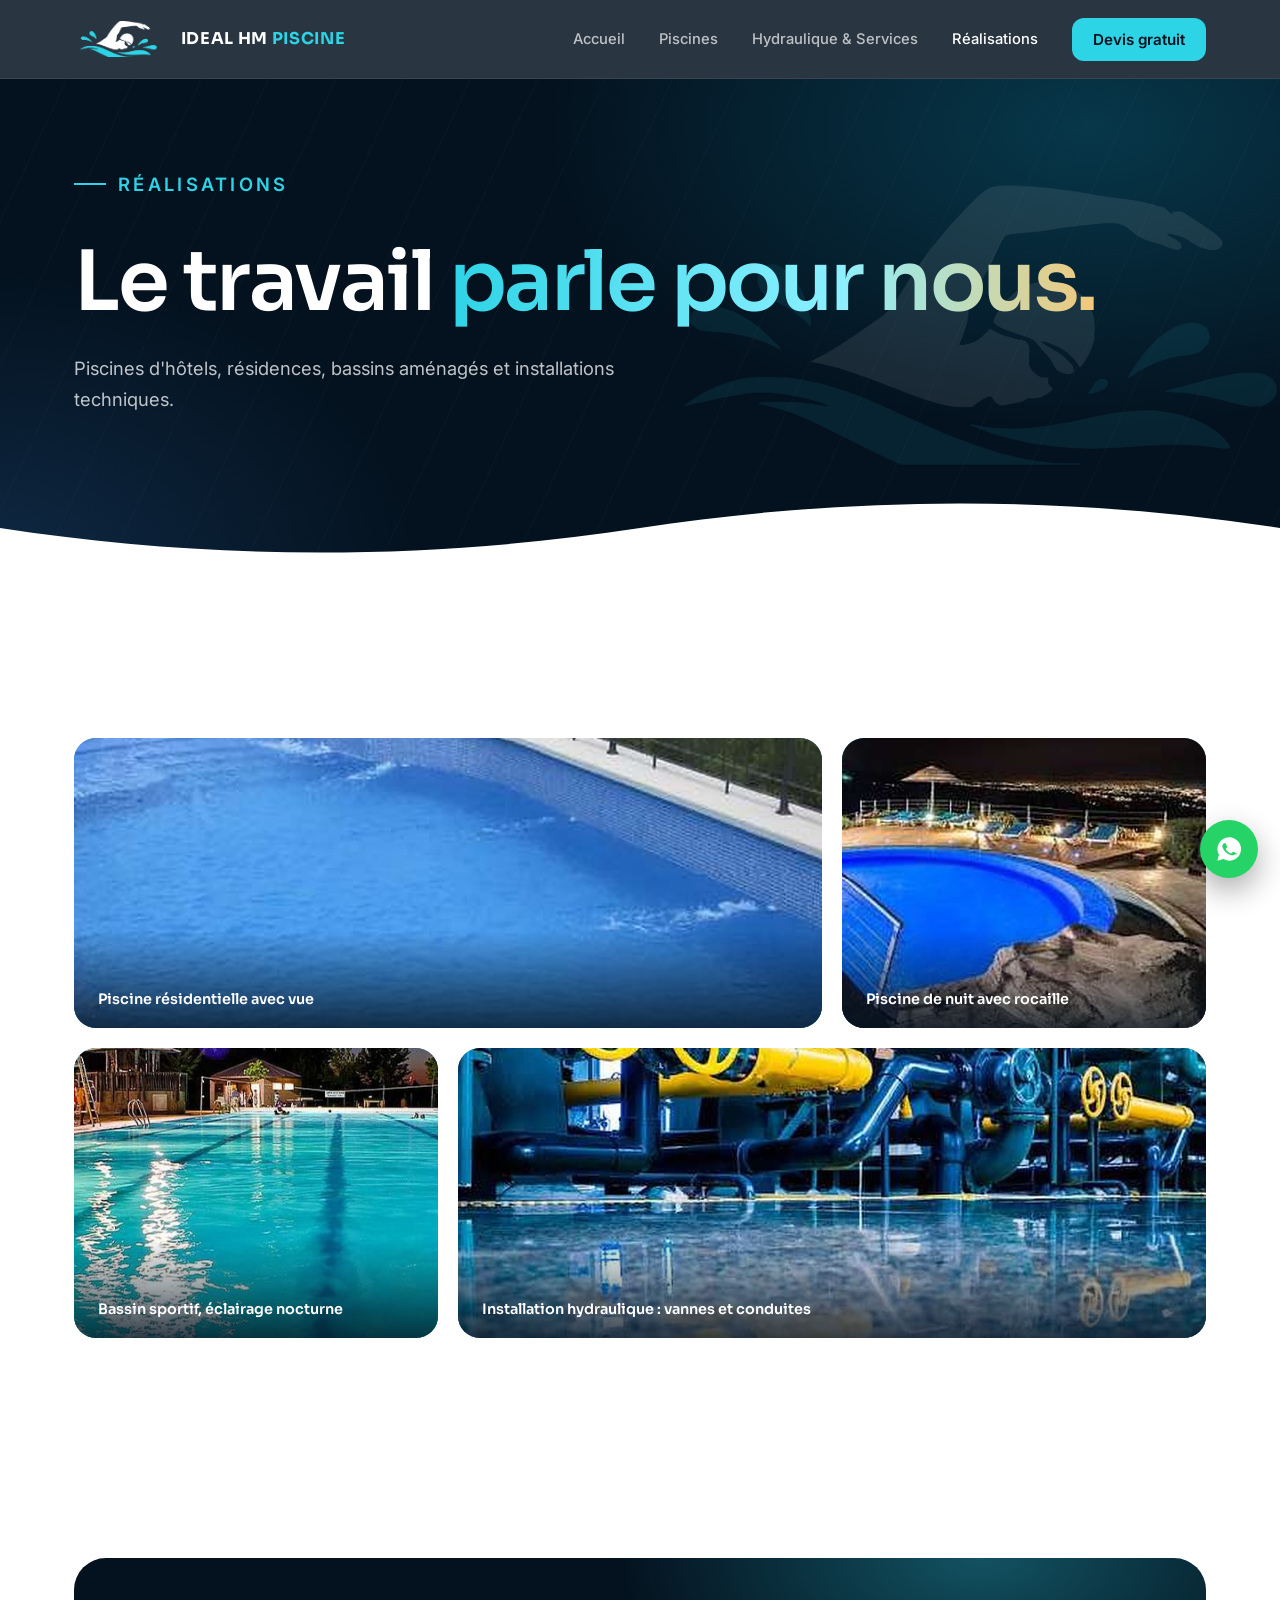
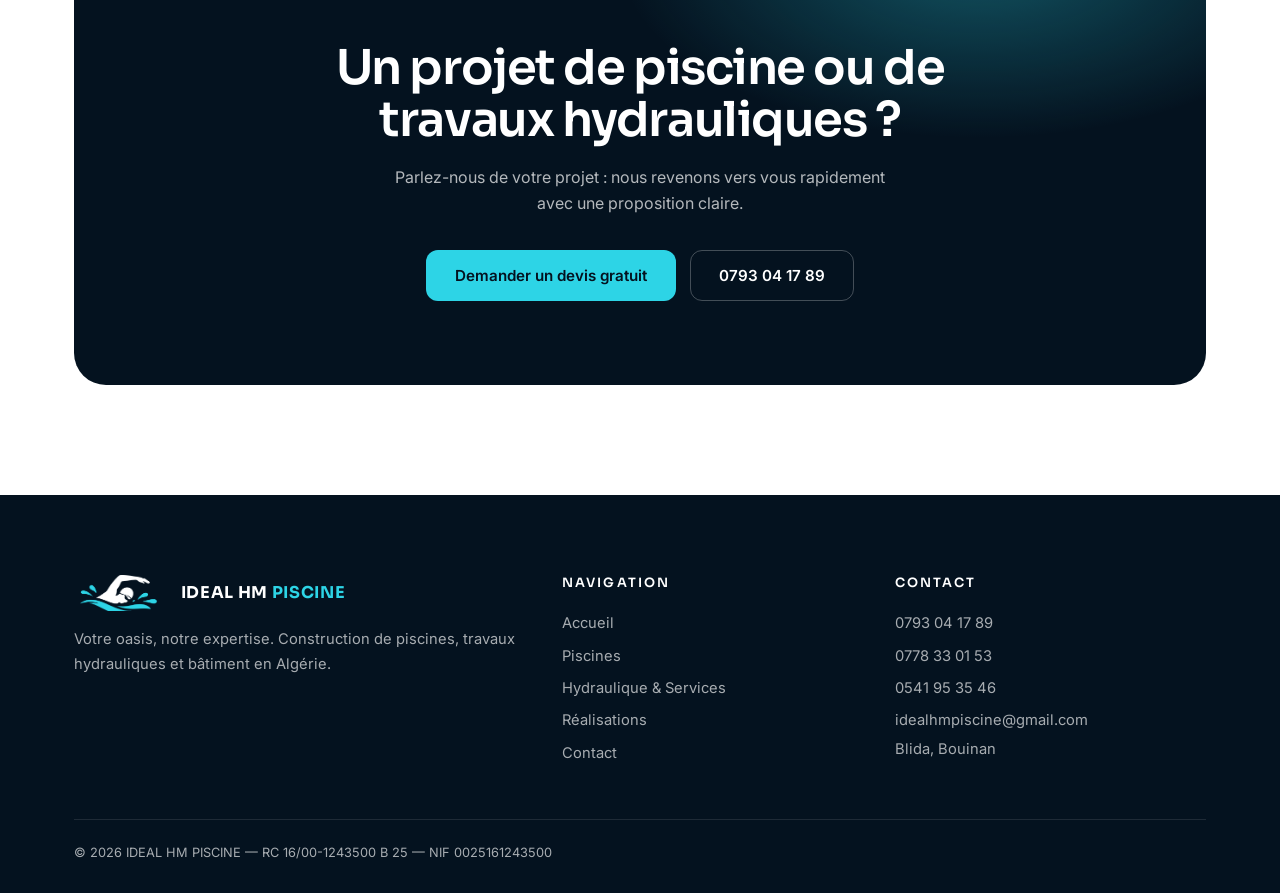
<file: realisations.html>
<!doctype html><html lang="fr"><head><meta charset="utf-8"><meta name="viewport" content="width=device-width,initial-scale=1">
<title>Nos réalisations | Ideal HM Piscine</title><link rel="canonical" href="https://ideal-piscine.vercel.app/realisations"><meta name="twitter:card" content="summary_large_image"><meta name="description" content="Découvrez les piscines et chantiers réalisés par Ideal HM Piscine en Algérie.">
<meta property="og:title" content="Nos réalisations | Ideal HM Piscine"><meta property="og:description" content="Découvrez les piscines et chantiers réalisés par Ideal HM Piscine en Algérie."><meta property="og:image" content="https://ideal-piscine.vercel.app/assets/og.jpg">
<link rel="icon" href="/assets/mark-white.png"><link rel="preconnect" href="https://fonts.googleapis.com"><link rel="preconnect" href="https://fonts.gstatic.com" crossorigin>
<script>document.documentElement.className="js"</script><link href="https://fonts.googleapis.com/css2?family=Sora:wght@500;600;700&family=Inter:wght@400;500;600&display=swap" rel="stylesheet"><link rel="stylesheet" href="/assets/style.css"></head><body><svg width="0" height="0" style="position:absolute" aria-hidden="true"><symbol id="i-pool" viewBox="0 0 24 24"><path d="M3 17c2 0 2-1.5 4.5-1.5S10 17 12 17s2.500-1.500 4.500-1.500S19 17 21 17M3 21c2 0 2-1.5 4.500-1.500S10 21 12 21s2.500-1.500 4.500-1.500S19 21 21 21M8 13V5a2 2 0 0 1 4 0M14 13V5a2 2 0 0 1 4 0M8 9h6"/></symbol><symbol id="i-drop" viewBox="0 0 24 24"><path d="M12 3c3 4 6 7 6 11a6 6 0 0 1-12 0c0-4 3-7 6-11z"/></symbol><symbol id="i-build" viewBox="0 0 24 24"><path d="M4 21V8l8-5 8 5v13M9 21v-6h6v6M3 21h18"/></symbol><symbol id="i-bolt" viewBox="0 0 24 24"><path d="M13 2L4 14h7l-1 8 9-12h-7z"/></symbol><symbol id="i-snow" viewBox="0 0 24 24"><path d="M12 2v20M4.500 7l15 10M19.500 7l-15 10"/></symbol><symbol id="i-wrench" viewBox="0 0 24 24"><path d="M14.500 6.500a4 4 0 0 0-5 5L3 18l3 3 6.500-6.500a4 4 0 0 0 5-5L14.500 12 12 9.500z"/></symbol><symbol id="i-search" viewBox="0 0 24 24"><circle cx="11" cy="11" r="7"/><path d="M20 20l-4-4"/></symbol><symbol id="i-pipe" viewBox="0 0 24 24"><path d="M3 7h9a4 4 0 0 1 4 4v10M10 21h12M3 4v6"/></symbol><symbol id="i-ruler" viewBox="0 0 24 24"><path d="M3 17L17 3l4 4L7 21zM7 13l2 2M10 10l2 2M13 7l2 2"/></symbol><symbol id="i-shield" viewBox="0 0 24 24"><path d="M12 3l8 3v6c0 5-3.500 8-8 9-4.500-1-8-4-8-9V6zM8.500 12l2.500 2.500 4.500-5"/></symbol><symbol id="i-clock" viewBox="0 0 24 24"><circle cx="12" cy="12" r="9"/><path d="M12 7v5l3 2"/></symbol><symbol id="i-eye" viewBox="0 0 24 24"><path d="M2 12s4-7 10-7 10 7 10 7-4 7-10 7S2 12 2 12z"/><circle cx="12" cy="12" r="3"/></symbol><symbol id="i-hotel" viewBox="0 0 24 24"><path d="M4 21V5a1 1 0 0 1 1-1h9a1 1 0 0 1 1 1v16M15 10h4a1 1 0 0 1 1 1v10M3 21h18M8 8h3M8 12h3M8 16h3"/></symbol><symbol id="i-light" viewBox="0 0 24 24"><path d="M9 18h6M10 21h4M12 3a6 6 0 0 0-4 10.500c.7.700 1 1.500 1 2.500h6c0-1 .3-1.800 1-2.500A6 6 0 0 0 12 3z"/></symbol><symbol id="i-phone" viewBox="0 0 24 24"><path d="M5 4h4l2 5-2.500 1.500a11 11 0 0 0 5 5L15 13l5 2v4a2 2 0 0 1-2 2A16 16 0 0 1 3 6a2 2 0 0 1 2-2z"/></symbol><symbol id="i-key" viewBox="0 0 24 24"><circle cx="8" cy="15" r="4"/><path d="M11 12l9-9M16 7l3 3M14 9l2 2"/></symbol></svg><header><div class="wrap nav"><a href="/" class="brand"><img src="/assets/mark-white.png" alt="Ideal HM Piscine"><span class="wm">IDEAL HM <b>PISCINE</b></span></a><button class="burger" aria-label="Menu" aria-expanded="false">Menu</button><nav class="links"><a href="/">Accueil</a><a href="/piscines">Piscines</a><a href="/services">Hydraulique & Services</a><a href="/realisations" class="on">Réalisations</a><a href="/contact" class="btn btn-y">Devis gratuit</a></nav></div></header><main>
<section class="hero sm"><div class="wrap"><p class="eyebrow" style="color:var(--yellow)">Réalisations</p><h1>Le travail <em>parle pour nous.</em></h1><p>Piscines d'hôtels, résidences, bassins aménagés et installations techniques.</p></div><svg class="wave" viewBox="0 0 1440 110" preserveAspectRatio="none"><path fill="#fff" d="M0 55c120 40 240 40 360 0s240-40 360 0 240 40 360 0 240-40 360 0V110H0z"/></svg></section>
<section><div class="wrap"><div class="gal"><div class="ph rv"><img src="/assets/work-1.jpg" alt="Piscine résidentielle avec vue" loading="lazy" onerror="this.remove()"><span>Piscine résidentielle avec vue</span></div><div class="ph rv"><img src="/assets/work-2.jpg" alt="Piscine de nuit avec rocaille" loading="lazy" onerror="this.remove()"><span>Piscine de nuit avec rocaille</span></div><div class="ph rv"><img src="/assets/work-3.jpg" alt="Bassin sportif, éclairage nocturne" loading="lazy" onerror="this.remove()"><span>Bassin sportif, éclairage nocturne</span></div><div class="ph rv"><img src="/assets/work-4.jpg" alt="Installation hydraulique : vannes et conduites" loading="lazy" onerror="this.remove()"><span>Installation hydraulique : vannes et conduites</span></div></div></div></section>
<section><div class="wrap"><div class="band rv"><h2>Un projet de piscine ou de travaux hydrauliques ?</h2><p>Parlez-nous de votre projet : nous revenons vers vous rapidement avec une proposition claire.</p><div class="cta" style="justify-content:center"><a class="btn btn-y" href="/contact">Demander un devis gratuit</a><a class="btn btn-o" href="tel:+213793041789">0793 04 17 89</a></div></div></div></section>

</main><footer><div class="wrap"><div class="grid"><div><a href="/" class="brand" style="margin-bottom:16px"><img src="/assets/mark-white.png" alt=""><span class="wm">IDEAL HM <b>PISCINE</b></span></a><p>Votre oasis, notre expertise. Construction de piscines, travaux hydrauliques et bâtiment en Algérie.</p></div><div><h4>Navigation</h4><a href="/">Accueil</a><a href="/piscines">Piscines</a><a href="/services">Hydraulique & Services</a><a href="/realisations">Réalisations</a><a href="/contact">Contact</a></div><div><h4>Contact</h4><a href="tel:+213793041789">0793 04 17 89</a><a href="tel:+213778330153">0778 33 01 53</a><a href="tel:+213541953546">0541 95 35 46</a><a href="mailto:idealhmpiscine@gmail.com">idealhmpiscine@gmail.com</a><span>Blida, Bouinan</span></div></div><div class="copy">© 2026 IDEAL HM PISCINE — RC 16/00-1243500 B 25 — NIF 0025161243500</div></div></footer><a class="wa" href="https://wa.me/213793041789?text=Bonjour, je souhaite un devis." target="_blank" rel="noopener" aria-label="WhatsApp"><svg width="28" height="28" viewBox="0 0 24 24" fill="#fff"><path d="M12 2a10 10 0 0 0-8.6 15L2 22l5.2-1.4A10 10 0 1 0 12 2zm5.2 14.2c-.2.6-1.3 1.2-1.8 1.2-.5.1-1 .2-3.3-.7-2.8-1.2-4.6-4-4.7-4.2-.1-.2-1.1-1.500-1.100-2.800s.7-2 1-2.300c.2-.3.6-.3.8-.3h.6c.2 0 .5-.1.7.5l.9 2.200c.1.200.1.400 0 .600l-.4.600-.4.500c-.2.200-.3.400-.1.700.2.300.8 1.300 1.700 2.100 1.100 1 2.100 1.300 2.400 1.500.3.100.5.100.7-.1l1-1.200c.2-.3.4-.2.7-.1l2 1c.3.1.5.2.5.4.1.100.1.700-.1 1.300z"/></svg></a><div class="mbar"><a href="tel:+213793041789">Appeler</a><a class="p" href="/contact">Devis gratuit</a></div><script src="/assets/script.js"></script></body></html>
</file>
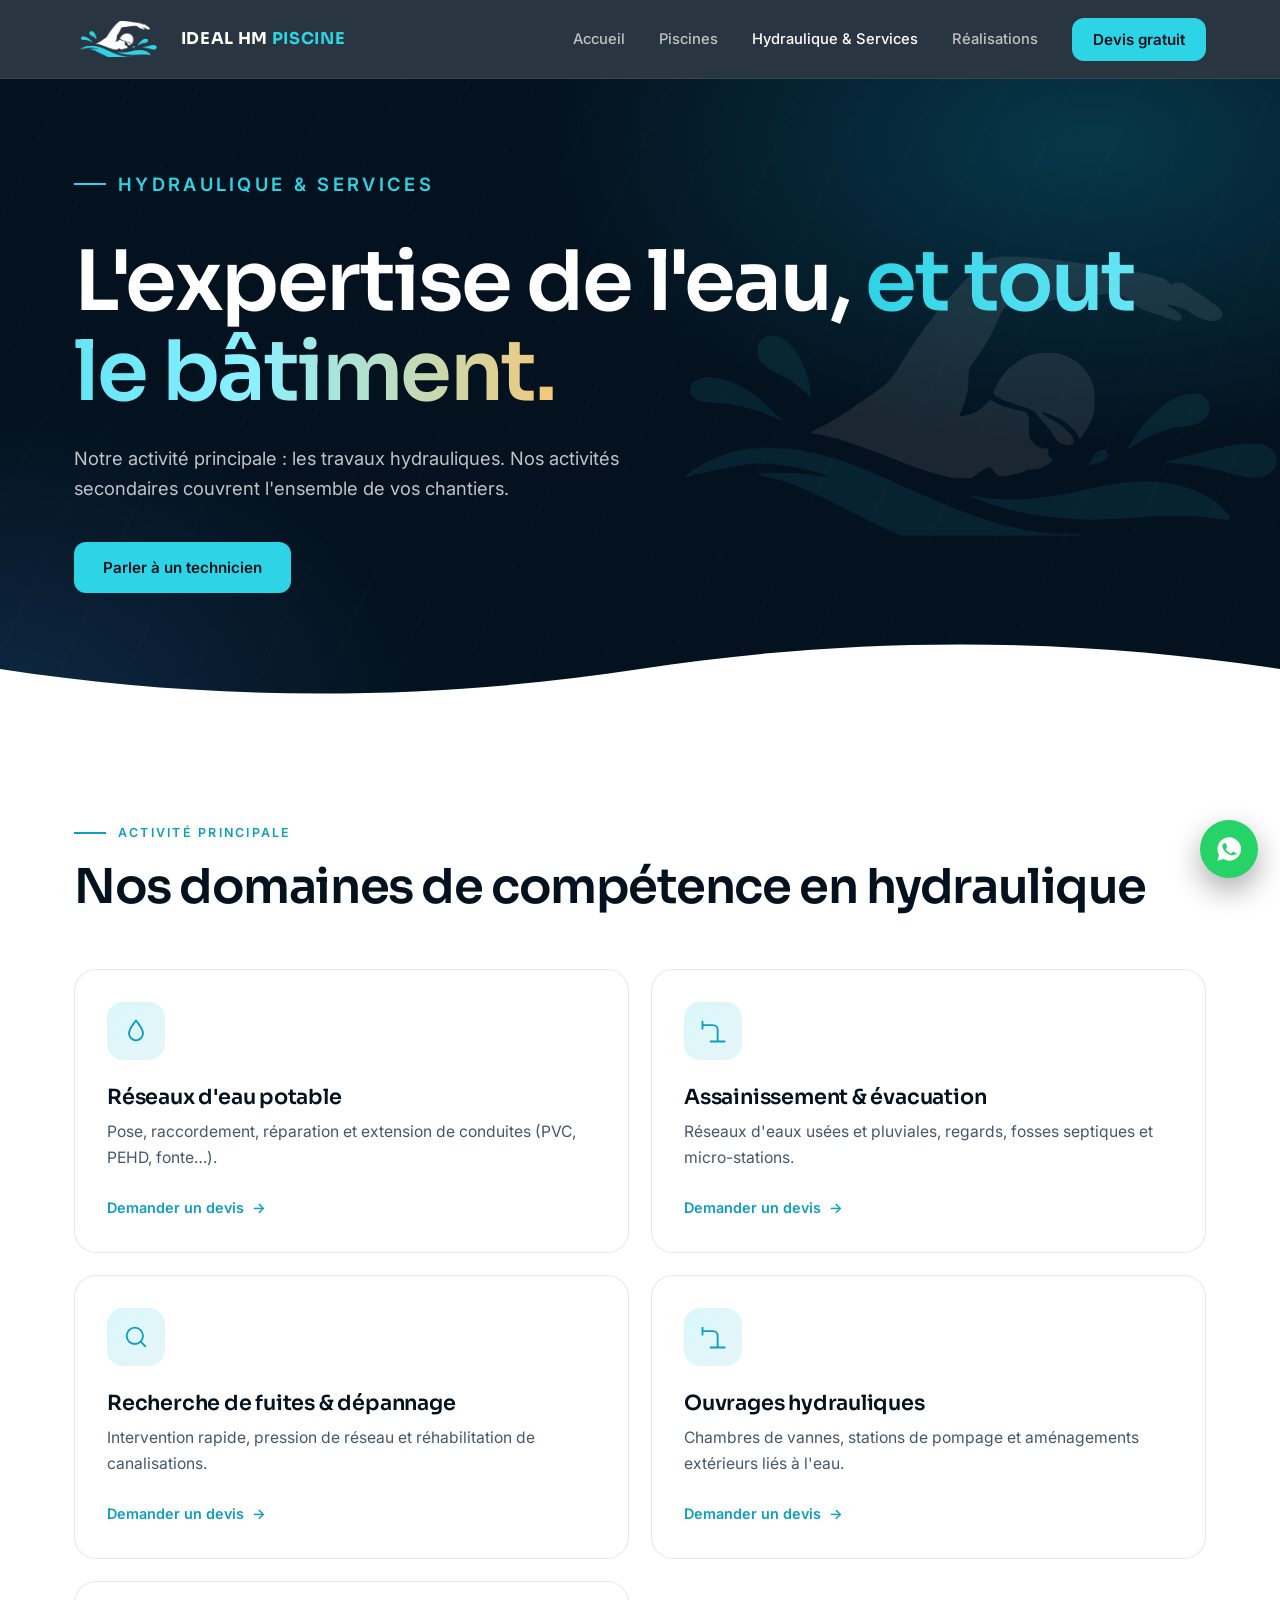
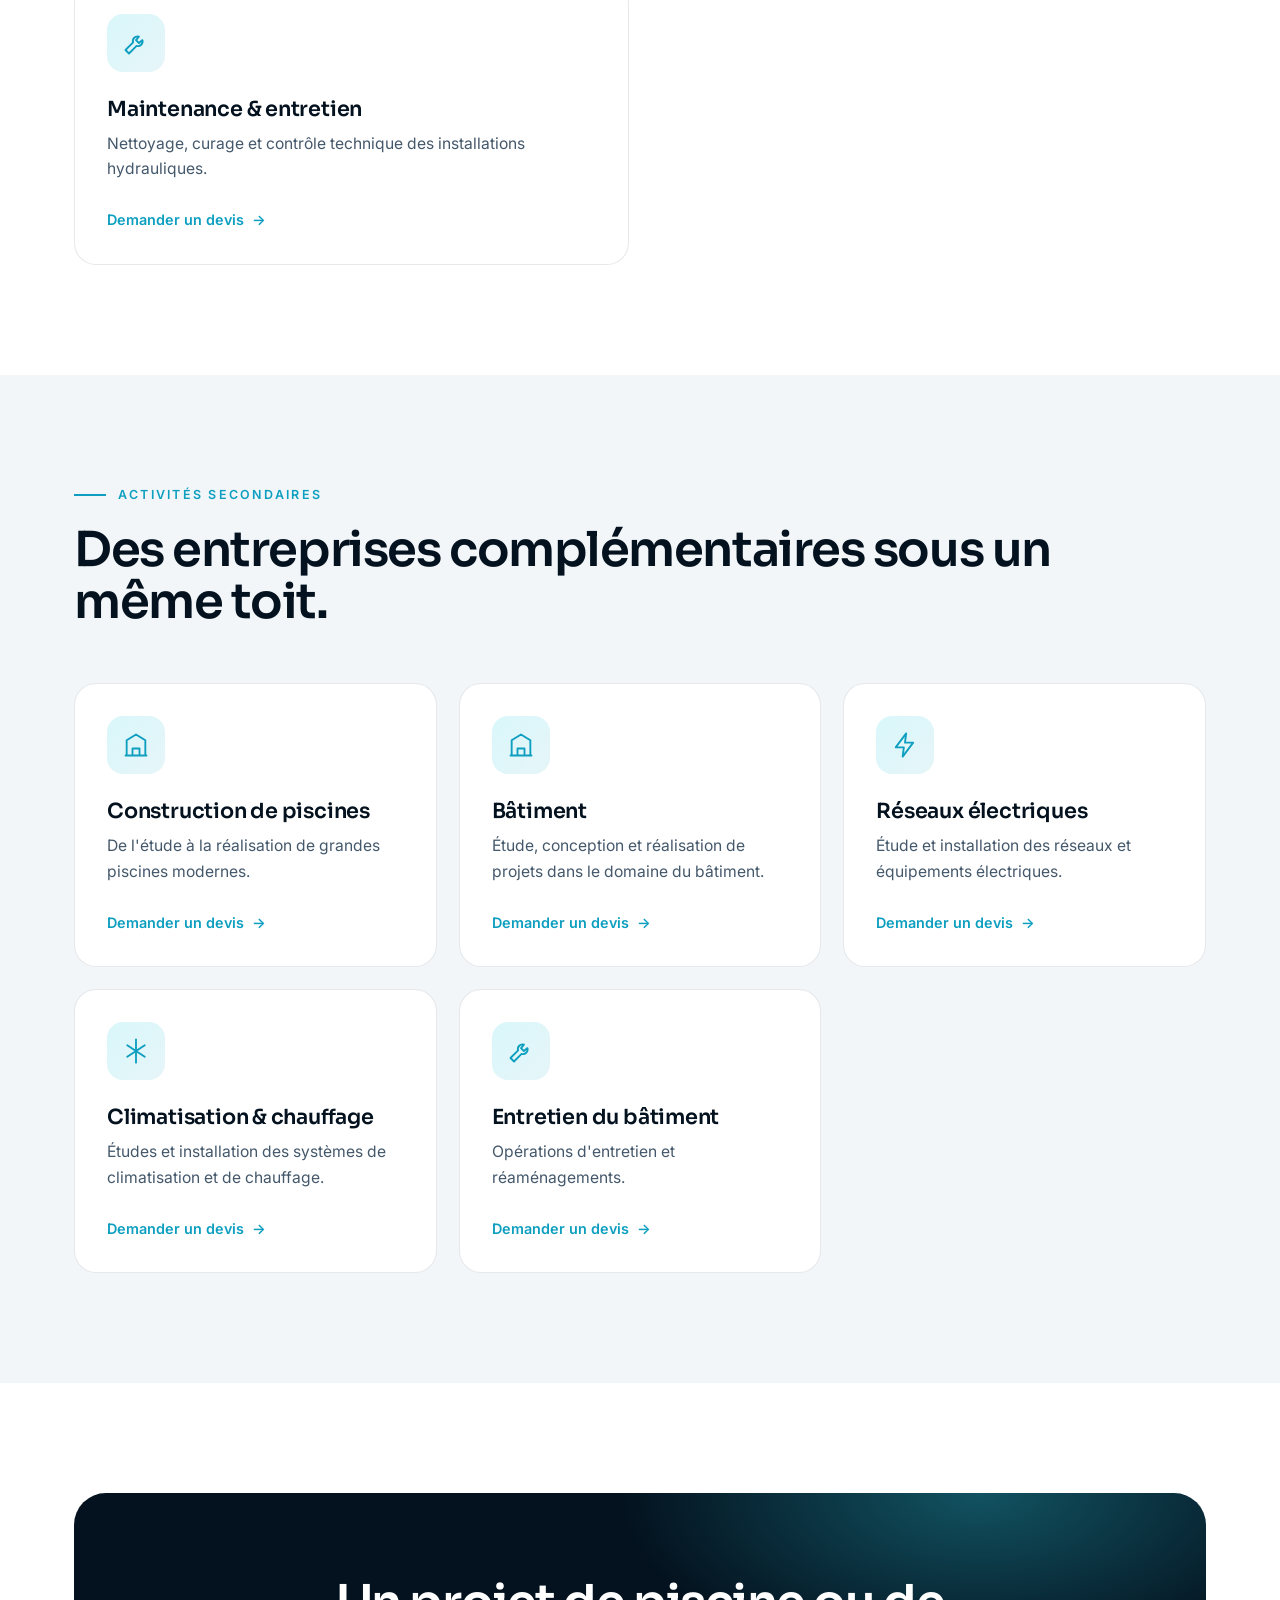
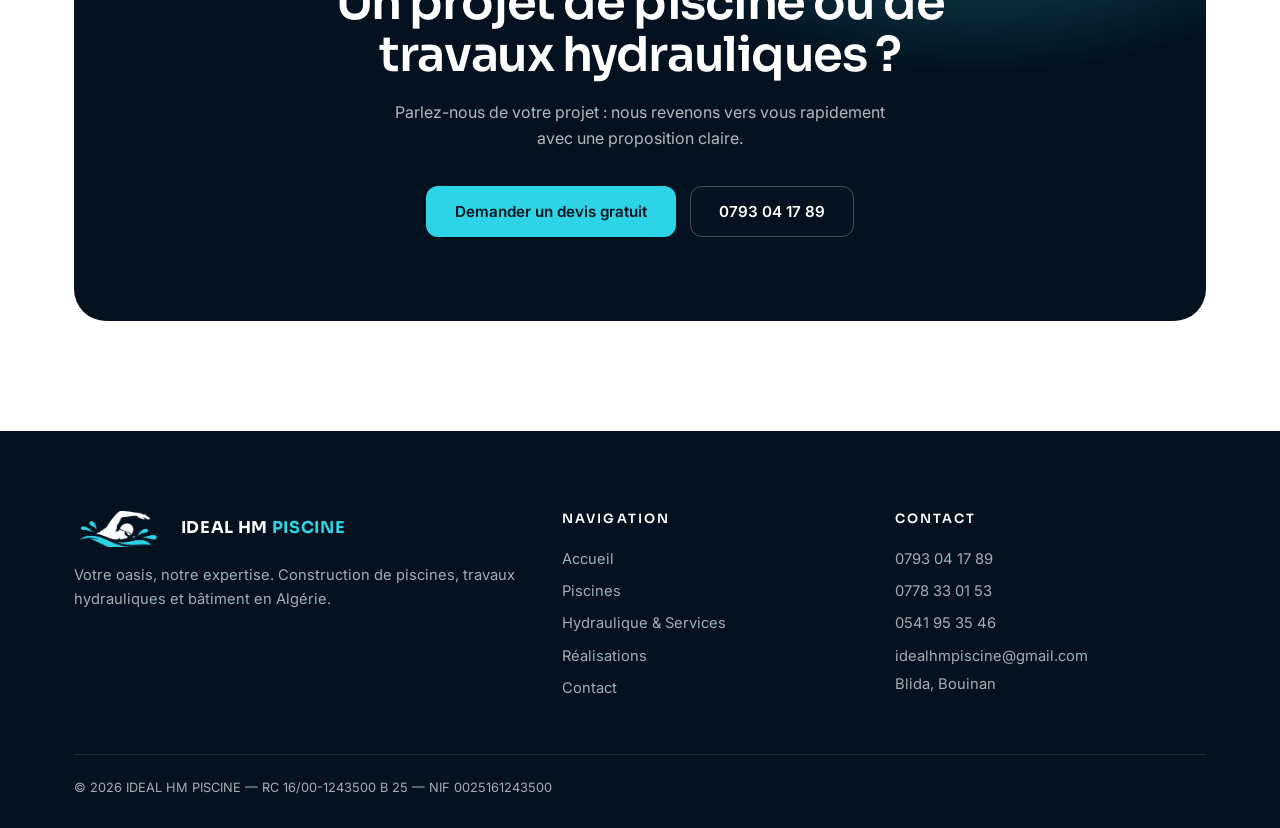
<file: services.html>
<!doctype html><html lang="fr"><head><meta charset="utf-8"><meta name="viewport" content="width=device-width,initial-scale=1">
<title>Travaux hydrauliques, bâtiment & climatisation | Ideal HM Piscine</title><link rel="canonical" href="https://ideal-piscine.vercel.app/services"><meta name="twitter:card" content="summary_large_image"><meta name="description" content="Réseaux d'eau potable, assainissement, recherche de fuites, électricité, climatisation, chauffage et entretien du bâtiment en Algérie.">
<meta property="og:title" content="Travaux hydrauliques, bâtiment & climatisation | Ideal HM Piscine"><meta property="og:description" content="Réseaux d'eau potable, assainissement, recherche de fuites, électricité, climatisation, chauffage et entretien du bâtiment en Algérie."><meta property="og:image" content="https://ideal-piscine.vercel.app/assets/og.jpg">
<link rel="icon" href="/assets/mark-white.png"><link rel="preconnect" href="https://fonts.googleapis.com"><link rel="preconnect" href="https://fonts.gstatic.com" crossorigin>
<script>document.documentElement.className="js"</script><link href="https://fonts.googleapis.com/css2?family=Sora:wght@500;600;700&family=Inter:wght@400;500;600&display=swap" rel="stylesheet"><link rel="stylesheet" href="/assets/style.css"></head><body><svg width="0" height="0" style="position:absolute" aria-hidden="true"><symbol id="i-pool" viewBox="0 0 24 24"><path d="M3 17c2 0 2-1.5 4.5-1.5S10 17 12 17s2.500-1.500 4.500-1.500S19 17 21 17M3 21c2 0 2-1.5 4.500-1.500S10 21 12 21s2.500-1.500 4.500-1.500S19 21 21 21M8 13V5a2 2 0 0 1 4 0M14 13V5a2 2 0 0 1 4 0M8 9h6"/></symbol><symbol id="i-drop" viewBox="0 0 24 24"><path d="M12 3c3 4 6 7 6 11a6 6 0 0 1-12 0c0-4 3-7 6-11z"/></symbol><symbol id="i-build" viewBox="0 0 24 24"><path d="M4 21V8l8-5 8 5v13M9 21v-6h6v6M3 21h18"/></symbol><symbol id="i-bolt" viewBox="0 0 24 24"><path d="M13 2L4 14h7l-1 8 9-12h-7z"/></symbol><symbol id="i-snow" viewBox="0 0 24 24"><path d="M12 2v20M4.500 7l15 10M19.500 7l-15 10"/></symbol><symbol id="i-wrench" viewBox="0 0 24 24"><path d="M14.500 6.500a4 4 0 0 0-5 5L3 18l3 3 6.500-6.500a4 4 0 0 0 5-5L14.500 12 12 9.500z"/></symbol><symbol id="i-search" viewBox="0 0 24 24"><circle cx="11" cy="11" r="7"/><path d="M20 20l-4-4"/></symbol><symbol id="i-pipe" viewBox="0 0 24 24"><path d="M3 7h9a4 4 0 0 1 4 4v10M10 21h12M3 4v6"/></symbol><symbol id="i-ruler" viewBox="0 0 24 24"><path d="M3 17L17 3l4 4L7 21zM7 13l2 2M10 10l2 2M13 7l2 2"/></symbol><symbol id="i-shield" viewBox="0 0 24 24"><path d="M12 3l8 3v6c0 5-3.500 8-8 9-4.500-1-8-4-8-9V6zM8.500 12l2.500 2.500 4.500-5"/></symbol><symbol id="i-clock" viewBox="0 0 24 24"><circle cx="12" cy="12" r="9"/><path d="M12 7v5l3 2"/></symbol><symbol id="i-eye" viewBox="0 0 24 24"><path d="M2 12s4-7 10-7 10 7 10 7-4 7-10 7S2 12 2 12z"/><circle cx="12" cy="12" r="3"/></symbol><symbol id="i-hotel" viewBox="0 0 24 24"><path d="M4 21V5a1 1 0 0 1 1-1h9a1 1 0 0 1 1 1v16M15 10h4a1 1 0 0 1 1 1v10M3 21h18M8 8h3M8 12h3M8 16h3"/></symbol><symbol id="i-light" viewBox="0 0 24 24"><path d="M9 18h6M10 21h4M12 3a6 6 0 0 0-4 10.500c.7.700 1 1.500 1 2.500h6c0-1 .3-1.800 1-2.500A6 6 0 0 0 12 3z"/></symbol><symbol id="i-phone" viewBox="0 0 24 24"><path d="M5 4h4l2 5-2.500 1.500a11 11 0 0 0 5 5L15 13l5 2v4a2 2 0 0 1-2 2A16 16 0 0 1 3 6a2 2 0 0 1 2-2z"/></symbol><symbol id="i-key" viewBox="0 0 24 24"><circle cx="8" cy="15" r="4"/><path d="M11 12l9-9M16 7l3 3M14 9l2 2"/></symbol></svg><header><div class="wrap nav"><a href="/" class="brand"><img src="/assets/mark-white.png" alt="Ideal HM Piscine"><span class="wm">IDEAL HM <b>PISCINE</b></span></a><button class="burger" aria-label="Menu" aria-expanded="false">Menu</button><nav class="links"><a href="/">Accueil</a><a href="/piscines">Piscines</a><a href="/services" class="on">Hydraulique & Services</a><a href="/realisations">Réalisations</a><a href="/contact" class="btn btn-y">Devis gratuit</a></nav></div></header><main>
<section class="hero sm"><div class="wrap"><p class="eyebrow" style="color:var(--yellow)">Hydraulique & Services</p><h1>L'expertise de l'eau, <em>et tout le bâtiment.</em></h1><p>Notre activité principale : les travaux hydrauliques. Nos activités secondaires couvrent l'ensemble de vos chantiers.</p><a class="btn btn-y" href="/contact">Parler à un technicien</a></div><svg class="wave" viewBox="0 0 1440 110" preserveAspectRatio="none"><path fill="#fff" d="M0 55c120 40 240 40 360 0s240-40 360 0 240 40 360 0 240-40 360 0V110H0z"/></svg></section>
<section id="hydraulique"><div class="wrap"><p class="eyebrow">Activité principale</p><h2>Nos domaines de compétence en hydraulique</h2><div class="grid g2">
<a class="card rv" href="/contact?s=R%C3%A9seaux%20d%27eau%20potable"><span class="ic"><svg><use href="#i-drop"/></svg></span><h3>Réseaux d'eau potable</h3><p>Pose, raccordement, réparation et extension de conduites (PVC, PEHD, fonte…).</p><span class="more">Demander un devis <i>→</i></span></a>
<a class="card rv" href="/contact?s=Assainissement%20%26%20%C3%A9vacuation"><span class="ic"><svg><use href="#i-pipe"/></svg></span><h3>Assainissement & évacuation</h3><p>Réseaux d'eaux usées et pluviales, regards, fosses septiques et micro-stations.</p><span class="more">Demander un devis <i>→</i></span></a>
<a class="card rv" href="/contact?s=Recherche%20de%20fuites%20%26%20d%C3%A9pannage"><span class="ic"><svg><use href="#i-search"/></svg></span><h3>Recherche de fuites & dépannage</h3><p>Intervention rapide, pression de réseau et réhabilitation de canalisations.</p><span class="more">Demander un devis <i>→</i></span></a>
<a class="card rv" href="/contact?s=Ouvrages%20hydrauliques"><span class="ic"><svg><use href="#i-pipe"/></svg></span><h3>Ouvrages hydrauliques</h3><p>Chambres de vannes, stations de pompage et aménagements extérieurs liés à l'eau.</p><span class="more">Demander un devis <i>→</i></span></a>
<a class="card rv" href="/contact?s=Maintenance%20%26%20entretien"><span class="ic"><svg><use href="#i-wrench"/></svg></span><h3>Maintenance & entretien</h3><p>Nettoyage, curage et contrôle technique des installations hydrauliques.</p><span class="more">Demander un devis <i>→</i></span></a></div></div></section>
<section id="batiment" class="alt"><div class="wrap"><p class="eyebrow">Activités secondaires</p><h2>Des entreprises complémentaires sous un même toit.</h2><div class="grid g3">
<a class="card rv" href="/contact?s=Construction%20de%20piscines"><span class="ic"><svg><use href="#i-build"/></svg></span><h3>Construction de piscines</h3><p>De l'étude à la réalisation de grandes piscines modernes.</p><span class="more">Demander un devis <i>→</i></span></a>
<a class="card rv" href="/contact?s=B%C3%A2timent"><span class="ic"><svg><use href="#i-build"/></svg></span><h3>Bâtiment</h3><p>Étude, conception et réalisation de projets dans le domaine du bâtiment.</p><span class="more">Demander un devis <i>→</i></span></a>
<a class="card rv" href="/contact?s=R%C3%A9seaux%20%C3%A9lectriques"><span class="ic"><svg><use href="#i-bolt"/></svg></span><h3>Réseaux électriques</h3><p>Étude et installation des réseaux et équipements électriques.</p><span class="more">Demander un devis <i>→</i></span></a>
<a class="card rv" href="/contact?s=Climatisation%20%26%20chauffage"><span class="ic"><svg><use href="#i-snow"/></svg></span><h3>Climatisation & chauffage</h3><p>Études et installation des systèmes de climatisation et de chauffage.</p><span class="more">Demander un devis <i>→</i></span></a>
<a class="card rv" href="/contact?s=Entretien%20du%20b%C3%A2timent"><span class="ic"><svg><use href="#i-wrench"/></svg></span><h3>Entretien du bâtiment</h3><p>Opérations d'entretien et réaménagements.</p><span class="more">Demander un devis <i>→</i></span></a></div></div></section>
<section><div class="wrap"><div class="band rv"><h2>Un projet de piscine ou de travaux hydrauliques ?</h2><p>Parlez-nous de votre projet : nous revenons vers vous rapidement avec une proposition claire.</p><div class="cta" style="justify-content:center"><a class="btn btn-y" href="/contact">Demander un devis gratuit</a><a class="btn btn-o" href="tel:+213793041789">0793 04 17 89</a></div></div></div></section>

</main><footer><div class="wrap"><div class="grid"><div><a href="/" class="brand" style="margin-bottom:16px"><img src="/assets/mark-white.png" alt=""><span class="wm">IDEAL HM <b>PISCINE</b></span></a><p>Votre oasis, notre expertise. Construction de piscines, travaux hydrauliques et bâtiment en Algérie.</p></div><div><h4>Navigation</h4><a href="/">Accueil</a><a href="/piscines">Piscines</a><a href="/services">Hydraulique & Services</a><a href="/realisations">Réalisations</a><a href="/contact">Contact</a></div><div><h4>Contact</h4><a href="tel:+213793041789">0793 04 17 89</a><a href="tel:+213778330153">0778 33 01 53</a><a href="tel:+213541953546">0541 95 35 46</a><a href="mailto:idealhmpiscine@gmail.com">idealhmpiscine@gmail.com</a><span>Blida, Bouinan</span></div></div><div class="copy">© 2026 IDEAL HM PISCINE — RC 16/00-1243500 B 25 — NIF 0025161243500</div></div></footer><a class="wa" href="https://wa.me/213793041789?text=Bonjour, je souhaite un devis." target="_blank" rel="noopener" aria-label="WhatsApp"><svg width="28" height="28" viewBox="0 0 24 24" fill="#fff"><path d="M12 2a10 10 0 0 0-8.6 15L2 22l5.2-1.4A10 10 0 1 0 12 2zm5.2 14.2c-.2.6-1.3 1.2-1.8 1.2-.5.1-1 .2-3.3-.7-2.8-1.2-4.6-4-4.7-4.2-.1-.2-1.1-1.500-1.100-2.800s.7-2 1-2.300c.2-.3.6-.3.8-.3h.6c.2 0 .5-.1.7.5l.9 2.200c.1.200.1.400 0 .600l-.4.600-.4.500c-.2.200-.3.400-.1.700.2.300.8 1.300 1.700 2.100 1.100 1 2.100 1.300 2.400 1.500.3.100.5.100.7-.1l1-1.200c.2-.3.4-.2.7-.1l2 1c.3.1.5.2.5.4.1.100.1.700-.1 1.300z"/></svg></a><div class="mbar"><a href="tel:+213793041789">Appeler</a><a class="p" href="/contact">Devis gratuit</a></div><script src="/assets/script.js"></script></body></html>
</file>
<file: assets/style.css>
:root{--ink:#04121f;--deep:#0a2540;--aqua:#2dd4e6;--aq2:#0e9fc0;--sand:#f2c879;--yellow:var(--aqua);--mut:#5a6b7c;--bg:#f2f6f9;--line:#0a25401a;--r:22px}
*{box-sizing:border-box;margin:0}html{scroll-behavior:smooth}
body{font-family:Inter,system-ui,sans-serif;color:var(--ink);background:#fff;line-height:1.65;-webkit-font-smoothing:antialiased}
img{max-width:100%;display:block}a{color:inherit;text-decoration:none}.wrap{max-width:1180px;margin:auto;padding:0 24px}
h1,h2,h3,.wm{font-family:Sora,sans-serif}h1,h2,h3{line-height:1.08;letter-spacing:-.03em;font-weight:600}
h1{font-size:clamp(2.6rem,7vw,5.2rem)}h2{font-size:clamp(1.9rem,4vw,3rem)}h3{font-size:1.2rem;letter-spacing:-.01em}
.eyebrow{display:flex;align-items:center;gap:12px;color:var(--aq2);font-weight:600;font-size:.78rem;letter-spacing:.18em;text-transform:uppercase;margin-bottom:18px}
.eyebrow:before{content:"";width:32px;height:2px;background:currentColor}
section{padding:110px 0}.alt{background:var(--bg)}.lead{color:var(--mut);max-width:620px;margin-top:16px;font-size:1.05rem}
.btn{display:inline-flex;align-items:center;gap:8px;padding:15px 28px;border-radius:12px;font:600 .95rem Inter;border:1.5px solid transparent;transition:.3s;cursor:pointer}
.btn-y{background:var(--aqua);color:var(--ink)}.btn-y:hover{background:#fff;transform:translateY(-2px);box-shadow:0 14px 34px #2dd4e655}
.btn-o{border-color:#ffffff40;color:#fff}.btn-o:hover{background:#fff;color:var(--ink)}
.btn-b{background:var(--ink);color:#fff}.btn-b:hover{background:var(--aq2);transform:translateY(-2px)}
header{position:sticky;top:0;z-index:50;background:#04121fd9;backdrop-filter:blur(16px);border-bottom:1px solid #ffffff14;color:#fff}
.nav{display:flex;align-items:center;justify-content:space-between;height:78px}
.brand{display:flex;align-items:center;gap:14px}.brand img{height:36px;width:auto}
.wm{font-weight:700;letter-spacing:.04em;font-size:1.02rem}.wm b{color:var(--aqua);font-weight:700}
.links{display:flex;gap:34px;align-items:center;font-size:.92rem;font-weight:500}
.links a:not(.btn){color:#ffffffb3;transition:.2s}.links a.on,.links a:not(.btn):hover{color:#fff}
.links .btn{padding:11px 20px}.burger{display:none;background:none;border:1px solid #fff4;color:#fff;border-radius:10px;padding:8px 14px;font:500 .9rem Inter;cursor:pointer}
.hero{position:relative;overflow:hidden;color:#fff;padding:130px 0 190px;background:radial-gradient(900px 500px at 85% 10%,#0e9fc044,transparent 60%),radial-gradient(700px 500px at 0 100%,#1e4a7a66,transparent 60%),var(--ink)}
.hero.sm{padding:100px 0 160px}.hero h1 em{font-style:normal;background:linear-gradient(90deg,var(--aqua),#8cf0ff 60%,var(--sand));-webkit-background-clip:text;background-clip:text;color:transparent}
.hero p{max-width:580px;margin:26px 0 38px;font-size:1.15rem;color:#ffffffbf}.hero .wrap{position:relative;z-index:2}
.hero:before{content:"";position:absolute;right:-6%;top:50%;width:min(720px,60vw);aspect-ratio:2.1;transform:translateY(-50%);background:url(/assets/mark-white.png) center/contain no-repeat;opacity:.09}
.hero:after{content:"";position:absolute;inset:0;background:repeating-linear-gradient(115deg,transparent 0 60px,#ffffff05 60px 61px)}
.cta{display:flex;gap:14px;flex-wrap:wrap}.wave{position:absolute;bottom:-1px;left:0;width:200%;height:90px;animation:w 18s linear infinite;z-index:3}
@keyframes w{to{transform:translateX(-50%)}}
.badges{display:flex;gap:30px;flex-wrap:wrap;margin-top:56px;padding-top:28px;border-top:1px solid #ffffff1f;font-size:.88rem;color:#ffffffa6}.badges span:before{content:"";display:inline-block;width:7px;height:7px;border-radius:50%;background:var(--sand);margin-right:10px}
.mq{background:#fff;border-bottom:1px solid var(--line);overflow:hidden;white-space:nowrap;padding:22px 0}.mq div{display:inline-flex;gap:56px;animation:w 35s linear infinite;padding-left:56px}
.mq span{font:600 1.5rem Sora;color:#0a254022;text-transform:uppercase;letter-spacing:.04em}.mq span:after{content:"/";margin-left:56px;color:var(--aqua)}
.grid{display:grid;gap:22px;margin-top:56px;counter-reset:c}.g3{grid-template-columns:repeat(3,1fr)}.g2{grid-template-columns:repeat(2,1fr)}.g4{grid-template-columns:repeat(4,1fr)}
.card{position:relative;display:block;background:#fff;border:1px solid var(--line);border-radius:var(--r);padding:34px;transition:.35s;overflow:hidden}
.card:before{counter-increment:c;content:"0" counter(c);display:block;font:600 .85rem Sora;color:var(--aq2);margin-bottom:46px;letter-spacing:.1em}
.card:after{content:"";position:absolute;left:0;bottom:0;height:3px;width:0;background:linear-gradient(90deg,var(--aqua),var(--sand));transition:.4s}
.card:hover{transform:translateY(-6px);box-shadow:0 24px 50px #0a254018}.card:hover:after{width:100%}
.card p,.card li{color:var(--mut);font-size:.95rem;margin-top:10px}
.split{display:grid;grid-template-columns:1.05fr 1fr;gap:70px;align-items:center}
.split h3{margin-top:4px}.split .grid{gap:26px;margin-top:34px}.split .grid>div{padding-left:22px;border-left:2px solid var(--aqua)}
.ph{border-radius:var(--r);min-height:380px;position:relative;overflow:hidden;display:grid;place-items:end start;color:#fff;background:radial-gradient(circle at 70% 20%,#2dd4e6aa,transparent 50%),linear-gradient(160deg,#0e9fc0,var(--deep) 70%,var(--ink))}
.ph:before{content:"";position:absolute;inset:0;background:url(/assets/mark-white.png) center/55% no-repeat;opacity:.12}
.ph img{position:absolute;inset:0;width:100%;height:100%;object-fit:cover;transition:.8s}.ph:hover img{transform:scale(1.06)}
.ph span{position:relative;padding:60px 24px 20px;font:600 .9rem Sora;background:linear-gradient(transparent,#04121fcc);width:100%}
.gal{display:grid;grid-template-columns:repeat(3,1fr);gap:20px;margin-top:56px}.gal .ph{min-height:290px}.gal .ph:nth-child(1),.gal .ph:nth-child(5){grid-column:span 2}
.steps .card{background:transparent}
.band{position:relative;overflow:hidden;color:#fff;text-align:center;border-radius:32px;padding:84px 28px;background:radial-gradient(600px 300px at 80% 0,#2dd4e655,transparent 60%),var(--ink)}
.band h2{max-width:720px;margin:auto}.band p{color:#ffffffb3;margin:18px auto 34px;max-width:520px}
form{display:grid;gap:14px}input,select,textarea{width:100%;padding:16px 18px;border:1.5px solid var(--line);border-radius:12px;font:inherit;background:var(--bg)}
input:focus,select:focus,textarea:focus{outline:0;border-color:var(--aq2);background:#fff;box-shadow:0 0 0 4px #2dd4e633}
.info a{display:block;padding:20px 0;border-bottom:1px solid var(--line);font:600 1.15rem Sora;transition:.2s}.info a:hover{color:var(--aq2);padding-left:8px}
footer{background:var(--ink);color:#ffffffa6;padding:80px 0 30px;font-size:.92rem}
footer .grid{margin-top:0;grid-template-columns:1.5fr 1fr 1fr}footer h4{color:#fff;font:600 .8rem Sora;letter-spacing:.16em;text-transform:uppercase;margin-bottom:16px}
footer a:not(.brand){display:block;padding:4px 0;transition:.2s}footer a:hover{color:var(--aqua)}footer .brand{color:#fff}.copy{border-top:1px solid #ffffff1a;margin-top:50px;padding-top:22px;font-size:.8rem}
.wa{position:fixed;right:22px;bottom:22px;z-index:60;background:#25d366;width:58px;height:58px;border-radius:50%;display:grid;place-items:center;box-shadow:0 12px 30px #0005;transition:.3s}.wa:hover{transform:scale(1.1)}
.js .rv{opacity:0;transform:translateY(30px);transition:.8s cubic-bezier(.2,.7,.2,1)}.rv.in{opacity:1;transform:none}
@media(max-width:860px){.g3,.g2,.g4,.split,footer .grid{grid-template-columns:1fr}.split{gap:40px}.gal{grid-template-columns:1fr}.gal .ph:nth-child(n){grid-column:auto}
.burger{display:block}.links{position:absolute;top:78px;left:0;right:0;background:var(--ink);flex-direction:column;align-items:flex-start;padding:26px 24px;gap:20px;display:none}.links.open{display:flex}section{padding:72px 0}.hero{padding:80px 0 140px}}
.card:before{content:none}.card{display:flex;flex-direction:column;padding:32px}
.ic{flex:none;width:58px;height:58px;border-radius:16px;display:grid;place-items:center;background:linear-gradient(135deg,#2dd4e62e,#0e9fc01a);color:var(--aq2);margin-bottom:26px;transition:.35s}
.ic svg{width:28px;height:28px;fill:none;stroke:currentColor;stroke-width:1.6;stroke-linecap:round;stroke-linejoin:round}
.card:hover .ic{background:var(--aqua);color:var(--ink);transform:rotate(-6deg) scale(1.06)}
.card h3{font-size:1.3rem}.card p{color:#44586b;font-size:.98rem}.card:hover{border-color:#2dd4e688;box-shadow:0 24px 60px #0e9fc026}
.more{margin-top:auto;padding-top:26px;font-weight:600;font-size:.9rem;color:var(--aq2);display:flex;gap:8px}.more i{font-style:normal;transition:.3s}.card:hover .more i{transform:translateX(6px)}
.bento{display:grid;gap:22px;margin-top:56px;grid-template-columns:1.25fr 1fr 1fr}
.feat{grid-row:span 2;background:radial-gradient(500px 320px at 100% 0,#2dd4e655,transparent 60%),var(--ink);color:#fff;border-color:transparent}
.feat h3{font-size:2rem}.feat p,.feat li{color:#ffffffc4}.feat .ic{background:#2dd4e622;color:var(--aqua)}.feat .more{color:var(--aqua)}
.feat ul{list-style:none;padding:0;margin:24px 0 0}.feat li{padding:11px 0;border-top:1px solid #ffffff1a;display:flex;gap:12px;font-size:.95rem}.feat li:before{content:"";width:8px;height:8px;margin-top:9px;border-radius:50%;background:var(--sand);flex:none}
.urg{margin-top:22px;border-radius:var(--r);padding:30px 36px;background:linear-gradient(100deg,var(--aq2),var(--aqua));color:var(--ink);display:flex;justify-content:space-between;align-items:center;gap:20px;flex-wrap:wrap}.urg h3{font-size:1.5rem}.urg p{margin:4px 0 0;opacity:.8}
.why{display:flex;gap:20px;align-items:flex-start}.split .grid>.why{border:0;padding:0}.why .ic{width:52px;height:52px;margin:0}
.stepper{display:grid;grid-template-columns:repeat(4,1fr);gap:28px;margin-top:56px}.step{position:relative}
.step b{display:grid;place-items:center;width:54px;height:54px;border-radius:50%;background:var(--ink);color:var(--aqua);font:600 1.15rem Sora;position:relative;z-index:1;margin-bottom:24px;box-shadow:0 0 0 6px #2dd4e622}
.step:not(:last-child):before{content:"";position:absolute;top:27px;left:70px;right:0;height:2px;background:repeating-linear-gradient(90deg,var(--aq2) 0 6px,transparent 6px 12px)}.step p{color:#44586b;margin-top:8px}
@media(max-width:860px){.bento,.stepper{grid-template-columns:1fr}.feat{grid-row:auto}.step:before{display:none!important}}
@media(max-width:860px){
.stepper{gap:0;margin-top:40px}
.step{display:grid;grid-template-columns:54px 1fr;column-gap:20px;padding-bottom:34px}
.step b{margin:0;grid-row:span 2;align-self:start}
.step h3{display:flex;align-items:center;min-height:54px}
.step p{margin:0;grid-column:2}
.step:not(:last-child):before{display:block!important;top:62px;bottom:8px;left:26px;right:auto;width:2px;height:auto;background:repeating-linear-gradient(180deg,var(--aq2) 0 6px,transparent 6px 12px)}
.step:last-child{padding-bottom:0}}
.hero{padding:88px 0 150px}.hero.sm{padding:64px 0 120px}.hero.xs{padding:60px 0 130px}.hero.xs .wave{display:none}
.btn-line{border-color:#0a254033;color:var(--ink)}.btn-line:hover{background:var(--ink);color:#fff}
section.tight{padding-top:80px}
.tiles{display:grid;grid-template-columns:repeat(3,1fr);gap:18px;margin-top:44px}
.tile{position:relative;isolation:isolate;overflow:hidden;border-radius:22px;aspect-ratio:4/4.6;color:#fff;display:flex;flex-direction:column;justify-content:flex-end;padding:24px;background:radial-gradient(circle at 80% 10%,#2dd4e655,transparent 55%),linear-gradient(160deg,#0e9fc0,var(--deep) 70%,var(--ink))}
.tile>img{position:absolute;inset:0;width:100%;height:100%;object-fit:cover;z-index:-2;transition:.8s}.tile:hover>img{transform:scale(1.08)}
.tile:after{content:"";position:absolute;inset:0;z-index:-1;background:linear-gradient(transparent 30%,#04121fee)}
.tile .bg{position:absolute;z-index:-1;right:-30px;top:-10px;width:210px;height:210px;fill:none;stroke:#fff;stroke-width:.5;opacity:.18}
.tile .ic{position:absolute;top:20px;left:20px;margin:0;background:#ffffff26;color:#fff;backdrop-filter:blur(8px)}
.tile h3{font-size:1.3rem}.tile p{font-size:.9rem;color:#ffffffcc;margin-top:6px}.tile .more{color:var(--aqua);padding-top:14px;margin:0}.tile:hover .more i{transform:translateX(6px)}
.collage{position:relative;aspect-ratio:1/1.02}.collage img{position:absolute;object-fit:cover;border-radius:22px;box-shadow:0 24px 60px #04121f33}
.c1{left:0;top:0;width:76%;height:84%}.c2{right:0;bottom:0;width:50%;height:48%;border:6px solid var(--bg)}
.check{list-style:none;padding:0;margin:26px 0 30px}.check li{display:grid;grid-template-columns:28px 1fr;column-gap:6px;padding:14px 0;border-top:1px solid var(--line)}
.check li:before{content:"";grid-row:span 2;width:20px;height:20px;margin-top:3px;border-radius:50%;background:var(--aqua) url("data:image/svg+xml,%3Csvg xmlns='http://www.w3.org/2000/svg' viewBox='0 0 24 24' fill='none' stroke='%2304121f' stroke-width='3.500' stroke-linecap='round' stroke-linejoin='round'%3E%3Cpath d='M6 12.500l4 4 8-9'/%3E%3C/svg%3E") center/12px no-repeat}
.check b{font-weight:600}.check span{color:#44586b;font-size:.94rem}
.split.rev{grid-template-columns:1fr 1fr}.ph.tall{min-height:520px}
.head2{display:flex;justify-content:space-between;align-items:flex-end;gap:20px;flex-wrap:wrap}
.rail{display:flex;gap:16px;overflow-x:auto;scroll-snap-type:x mandatory;margin-top:40px;padding-bottom:10px;scrollbar-width:none}.rail::-webkit-scrollbar{display:none}
.rail .ph{flex:1 0 250px;min-height:400px;scroll-snap-align:start}
.trio{display:grid;grid-template-columns:repeat(3,1fr);gap:28px;margin-top:44px}.why p{color:#44586b;margin-top:6px;font-size:.95rem}.why h3{font-size:1.15rem}
.trio+.stepper{margin-top:70px;padding-top:56px;border-top:1px solid var(--line)}
.split2{display:grid;grid-template-columns:1.25fr 1fr;gap:24px}.pull{padding:0 0 90px;margin-top:-84px;position:relative;z-index:4}
.formcard{background:#fff;border-radius:26px;padding:38px;box-shadow:0 30px 80px #04121f2e;border:1px solid var(--line)}
.row2{display:grid;grid-template-columns:1fr 1fr;gap:14px}
.side{background:var(--ink);color:#fff;border-radius:26px;padding:38px;background-image:radial-gradient(400px 260px at 100% 0,#2dd4e644,transparent 60%)}
.side h3{font-size:1.4rem}.side .info a{font:600 1.1rem Sora;border-color:#ffffff1f}.side .info a:hover{color:var(--aqua)}
.mbar{display:none}
@media(max-width:860px){
.hero{padding:40px 0 104px}.hero.sm{padding:36px 0 92px}.hero.xs{padding:34px 0 96px}.hero p{margin:18px 0 26px;font-size:1.05rem}.badges{margin-top:34px;gap:14px 22px}
section{padding:56px 0}section.tight{padding-top:48px}
.tiles{grid-template-columns:1fr 1fr;gap:12px;margin-top:30px}.tile{aspect-ratio:3/3.6;padding:16px;border-radius:18px}.tile.big{grid-column:span 2;aspect-ratio:16/10}
.tile p{display:none}.tile.big p{display:block}.tile h3{font-size:1.05rem}.tile .ic{top:14px;left:14px;width:44px;height:44px;margin:0}.tile .ic svg{width:22px;height:22px}.tile .more{font-size:.82rem;padding-top:8px}.tile .bg{width:150px;height:150px}
.urg{padding:22px}.urg .btn{width:100%;justify-content:center}
.split.rev{grid-template-columns:1fr}.split.rev .ph{order:-1}.ph.tall{min-height:280px}.collage{aspect-ratio:1/.9}
.trio{grid-template-columns:1fr;gap:20px}.rail .ph{flex:0 0 78%;min-height:340px}
.gal{grid-template-columns:1fr 1fr;gap:12px;margin-top:36px}.gal .ph{min-height:210px}.gal .ph:nth-child(1){grid-column:span 2}
.card:not(.feat){display:grid;grid-template-columns:50px 1fr;column-gap:16px;padding:20px}.card:not(.feat) .ic{grid-row:span 3;width:50px;height:50px;margin:0}.card:not(.feat) .ic svg{width:24px;height:24px}.card:not(.feat) h3{font-size:1.08rem}.card:not(.feat) .more{padding-top:10px}.grid{gap:12px;margin-top:34px}
.split2{grid-template-columns:1fr}.pull{margin-top:-64px;padding-bottom:50px}.formcard,.side{padding:24px;border-radius:22px}.row2{grid-template-columns:1fr}
.mbar{display:flex;position:fixed;left:0;right:0;bottom:0;z-index:60;gap:10px;padding:10px 14px calc(10px + env(safe-area-inset-bottom));background:#04121ff2;backdrop-filter:blur(14px);border-top:1px solid #ffffff1a}
.mbar a{flex:1;text-align:center;padding:14px;border-radius:12px;font:600 .95rem Inter;color:#fff;border:1.5px solid #ffffff40}.mbar a.p{background:var(--aqua);color:var(--ink);border-color:var(--aqua)}
.wa{display:none}body{padding-bottom:78px}}
.dark2{display:grid;grid-template-columns:1fr 1fr;border-radius:32px;overflow:hidden;color:#fff;background:radial-gradient(600px 380px at 0 0,#2dd4e633,transparent 60%),var(--ink)}
.dark2 .col{padding:56px}.dark2 .col+.col{border-left:1px solid #ffffff1a;background:#ffffff08}
.dark2 .eyebrow{color:var(--aqua)}.dark2 h2{font-size:clamp(1.6rem,2.6vw,2.2rem);margin-bottom:36px}
.rows{display:grid;gap:28px}.row{display:grid;grid-template-columns:56px 1fr;column-gap:20px;position:relative}
.row .ic{width:56px;height:56px;margin:0;background:#2dd4e61f;color:var(--aqua)}
.row small{display:block;color:var(--sand);font:600 .72rem Inter;letter-spacing:.16em;text-transform:uppercase;margin-bottom:4px}
.row h3{font-size:1.15rem}.row p{color:#ffffffb8;font-size:.95rem;margin-top:4px}
.tl .row:not(:last-child):before{content:"";position:absolute;left:27px;top:64px;bottom:-26px;width:2px;background:repeating-linear-gradient(180deg,var(--aqua) 0 5px,transparent 5px 10px);opacity:.55}
@media(max-width:860px){.dark2{grid-template-columns:1fr;border-radius:24px}.dark2 .col{padding:32px 22px}.dark2 .col+.col{border-left:0;border-top:1px solid #ffffff1a}
.dark2 h2{margin-bottom:26px}.rows{gap:24px}.row{grid-template-columns:48px 1fr;column-gap:16px}.row .ic{width:48px;height:48px}.tl .row:not(:last-child):before{left:23px;top:56px;bottom:-24px}}
.flow{margin-top:56px;padding-top:36px;border-top:1px solid var(--line)}.flow .eyebrow{margin-bottom:16px}
.fl{display:grid;grid-template-columns:repeat(4,1fr);background:var(--bg);border-radius:20px;overflow:hidden}
.fs{position:relative;display:flex;gap:12px;align-items:flex-start;padding:20px 24px}.fs+.fs{border-left:1px solid var(--line)}
.fs:not(:last-child):after{content:"";position:absolute;right:-6px;top:50%;width:11px;height:11px;background:var(--bg);border-top:1px solid var(--line);border-right:1px solid var(--line);transform:translateY(-50%) rotate(45deg);z-index:2}
.fi{flex:none;width:38px;height:38px;border-radius:12px;display:grid;place-items:center;background:#2dd4e62e;color:var(--aq2)}.fi svg{width:20px;height:20px;fill:none;stroke:currentColor;stroke-width:1.7;stroke-linecap:round;stroke-linejoin:round}
.fs h4{font:600 .98rem Sora;letter-spacing:-.01em}.fs p{font-size:.84rem;color:#44586b;line-height:1.45;margin-top:2px}
@media(max-width:860px){.why .ic{width:46px;height:46px}.trio{gap:18px}
.flow{margin-top:36px;padding-top:28px}.fl{grid-template-columns:1fr 1fr;border-radius:16px}
.fs{padding:14px;gap:10px}.fs+.fs{border-left:0}.fs:nth-child(even){border-left:1px solid var(--line)}.fs:nth-child(n+3){border-top:1px solid var(--line)}.fs:after{display:none!important}
.fi{width:34px;height:34px;border-radius:10px}.fi svg{width:18px;height:18px}.fs h4{font-size:.92rem}.fs p{font-size:.78rem}}
.gal .ph:nth-child(4){grid-column:span 2}
@media(max-width:1020px){.burger{display:block}.links{position:absolute;top:78px;left:0;right:0;background:var(--ink);flex-direction:column;align-items:flex-start;padding:26px 24px;gap:20px;display:none}.links.open{display:flex}}
@media(max-width:860px){.gal .ph:nth-child(4){grid-column:span 2}}
.flow{border-top:1px solid var(--line)}.flow h2{font-size:clamp(1.6rem,3vw,2.3rem)}
.hint,.prog{display:none}
.sw{display:grid;grid-template-columns:repeat(4,1fr);gap:16px;margin-top:36px}.sc.cta{display:none}
.sc{position:relative;overflow:hidden;display:flex;flex-direction:column;justify-content:space-between;gap:46px;min-height:300px;padding:26px;border-radius:24px;color:#fff;border:1px solid #ffffff14;transition:.35s;background:linear-gradient(160deg,#0a2540,#04121f)}
.sc:nth-child(2){background:linear-gradient(160deg,#0b3a5e,#071d33)}.sc:nth-child(3){background:linear-gradient(160deg,#0a5072,#08263d)}.sc:nth-child(4){background:linear-gradient(160deg,#0b7894,#0a3550)}
.sc:before{content:attr(data-n);position:absolute;right:16px;top:2px;font:700 6.2rem/1 Sora;color:transparent;-webkit-text-stroke:1.5px #2dd4e638;pointer-events:none}
.sc:after{content:"";position:absolute;left:0;top:0;height:3px;width:100%;background:linear-gradient(90deg,var(--aqua),transparent)}
.sc:hover{transform:translateY(-6px);box-shadow:0 26px 50px #04121f40}
.si{width:52px;height:52px;border-radius:16px;display:grid;place-items:center;background:#2dd4e61f;color:var(--aqua);backdrop-filter:blur(6px)}
.si svg{width:26px;height:26px;fill:none;stroke:currentColor;stroke-width:1.6;stroke-linecap:round;stroke-linejoin:round}
.sc small{display:block;color:var(--sand);font:600 .72rem Inter;letter-spacing:.16em;text-transform:uppercase;margin-bottom:8px}
.sc h3{font-size:1.4rem}.sc p{color:#ffffffd9;font-size:.95rem;margin-top:8px;line-height:1.55}
@media(max-width:860px){
.hint{display:block;color:var(--mut);font-size:.82rem;margin-top:10px}.hint:after{content:" →";display:inline-block;animation:nd 1.4s ease-in-out infinite}@keyframes nd{50%{transform:translateX(6px)}}
.sw{display:flex;gap:14px;overflow-x:auto;scroll-snap-type:x mandatory;margin:22px -24px 0;padding:4px 24px 14px;scroll-padding-left:24px;scrollbar-width:none;-webkit-overflow-scrolling:touch}.sw::-webkit-scrollbar{display:none}
.sc{flex:0 0 78%;scroll-snap-align:start;min-height:320px;padding:24px}.sc.cta{display:flex;background:linear-gradient(160deg,var(--aqua),#0ea5c6);color:var(--ink)}
.sc.cta:before,.sc.cta:after{display:none}.sc.cta .si{background:#04121f1f;color:var(--ink)}.sc.cta p{color:#04121fcc}.sc.cta .btn{justify-content:center;width:100%}
.sw:after{content:"";flex:0 0 1px}
.prog{display:flex;gap:6px;margin-top:6px}.prog i{flex:1;height:4px;border-radius:4px;background:var(--line);transition:.35s}.prog i.on{background:var(--aq2)}
.flow{margin-top:36px;padding-top:28px}}
.faqgrid{display:grid;grid-template-columns:1.15fr .85fr;gap:64px;align-items:start}
.faq{margin-top:30px;border-top:1px solid var(--line)}.faq details{border-bottom:1px solid var(--line)}
.faq summary{list-style:none;cursor:pointer;display:flex;justify-content:space-between;align-items:center;gap:20px;padding:22px 0;font:600 1.05rem Sora;letter-spacing:-.01em}
.faq summary::-webkit-details-marker{display:none}.faq summary:after{content:"+";flex:none;width:32px;height:32px;border-radius:50%;display:grid;place-items:center;background:#0e9fc01f;color:var(--aq2);font:500 1.3rem/1 Inter;transition:.3s}
.faq details[open] summary:after{content:"−";background:var(--aqua);color:var(--ink)}.faq summary:hover{color:var(--aq2)}
.faq details p{color:#44586b;padding:0 52px 22px 0;font-size:.97rem}
.qf{position:sticky;top:104px;color:#fff;border-radius:26px;padding:34px;background:radial-gradient(420px 260px at 100% 0,#2dd4e655,transparent 60%),var(--ink);box-shadow:0 30px 70px #04121f33}
.qf h3{font-size:1.6rem}.qf>p{color:#ffffffb8;margin:8px 0 22px;font-size:.95rem}
.qf input,.qf select{background:#ffffff12;border-color:#ffffff26;color:#fff}.qf input::placeholder{color:#ffffff88}.qf input:focus,.qf select:focus{background:#ffffff1c;border-color:var(--aqua)}.qf select option{color:#04121f}
.qcall{display:block;text-align:center;margin-top:18px;color:#ffffffc4;font-size:.92rem}.qcall:hover{color:var(--aqua)}
@media(max-width:860px){.faqgrid{grid-template-columns:1fr;gap:40px}.qf{position:static;padding:24px;border-radius:22px}.faq summary{font-size:.98rem;padding:18px 0}.faq details p{padding-right:0}}
</file>
